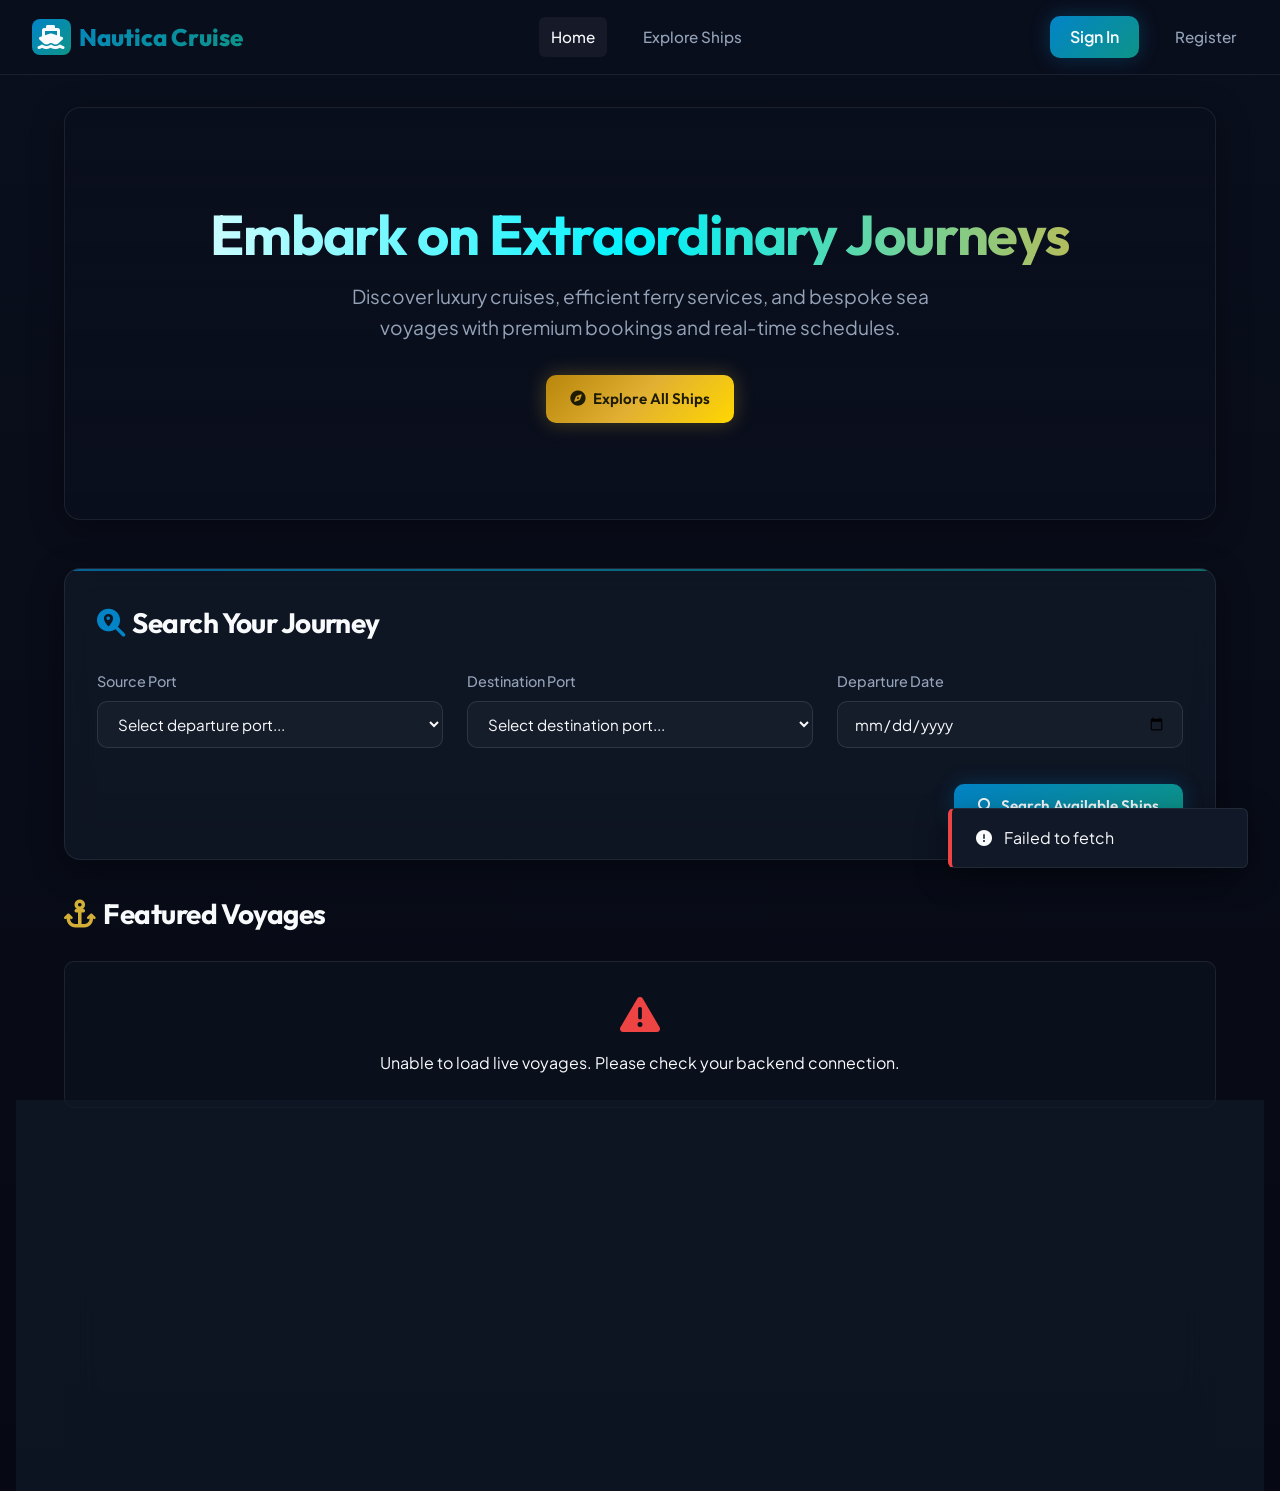
<file: Frontend/index.html>
<!DOCTYPE html>
<html lang="en">
<head>
    <meta charset="UTF-8">
    <meta name="viewport" content="width=device-width, initial-scale=1.0">
    <title>Nautica Cruises - Premium Ship Booking System</title>
    <!-- Font Awesome for Icons -->
    <link rel="stylesheet" href="https://cdnjs.cloudflare.com/ajax/libs/font-awesome/6.4.0/css/all.min.css">
    <!-- Main Style Sheet -->
    <link rel="stylesheet" href="style.css">
</head>
<body>

    <!-- Dynamic Header Nav (Rendered via script.js) -->
    <header id="main-header"></header>

    <main class="container">
        <!-- Hero Section -->
        <section class="hero">
            <h1>Embark on Extraordinary Journeys</h1>
            <p>Discover luxury cruises, efficient ferry services, and bespoke sea voyages with premium bookings and real-time schedules.</p>
            <a href="ships.html" class="btn btn-gold"><i class="fas fa-compass"></i> Explore All Ships</a>
        </section>

        <!-- Search Form Section -->
        <section class="glass-card">
            <h2 class="section-title"><i class="fas fa-search-location" style="color: var(--color-accent-blue);"></i> Search Your Journey</h2>
            <form id="search-journey-form">
                <div class="grid-3">
                    <div class="form-group">
                        <label class="form-label" for="search-source">Source Port</label>
                        <select id="search-source" class="form-control" required>
                            <option value="">Select departure port...</option>
                        </select>
                    </div>
                    <div class="form-group">
                        <label class="form-label" for="search-destination">Destination Port</label>
                        <select id="search-destination" class="form-control" required>
                            <option value="">Select destination port...</option>
                        </select>
                    </div>
                    <div class="form-group">
                        <label class="form-label" for="search-date">Departure Date</label>
                        <input type="date" id="search-date" class="form-control" required>
                    </div>
                </div>
                <div class="text-right" style="margin-top: 1rem;">
                    <button type="submit" class="btn btn-primary"><i class="fas fa-search"></i> Search Available Ships</button>
                </div>
            </form>
        </section>

        <!-- Featured Cruises / Schedules -->
        <section class="mb-2">
            <h2 class="section-title"><i class="fas fa-anchor" style="color: var(--color-gold);"></i> Featured Voyages</h2>
            <div id="featured-cruises-container" class="grid-3">
                <!-- Will be loaded dynamically from schedules -->
                <div class="card text-center" style="grid-column: 1 / -1; padding: 3rem;">
                    <i class="fas fa-spinner fa-spin" style="font-size: 2rem; color: var(--color-accent-blue); margin-bottom: 1rem;"></i>
                    <p>Loading available schedules...</p>
                </div>
            </div>
        </section>

        <!-- Latest Offers Section -->
        <section class="glass-card gold-border">
            <h2 class="section-title"><i class="fas fa-tags" style="color: var(--color-gold);"></i> Exclusive Travel Offers</h2>
            <div class="grid-2">
                <div class="offer-banner">
                    <div>
                        <span class="badge badge-warning" style="margin-bottom: 0.5rem;">Early Bird Special</span>
                        <h3>Monsoon Getaway: Chennai to Port Blair</h3>
                        <p>Book 30 days in advance and get 15% off deluxe & suite cabins.</p>
                    </div>
                    <button class="btn btn-gold" onclick="applyOffer('MONSOON15')">Claim 15%</button>
                </div>
                <div class="offer-banner">
                    <div>
                        <span class="badge badge-success" style="margin-bottom: 0.5rem;">VIP Executive</span>
                        <h3>Luxury Suite Upgrade Package</h3>
                        <p>Enjoy free lounge access, priority check-in & gourmet dining.</p>
                    </div>
                    <button class="btn btn-primary" onclick="applyOffer('VIPUPGRADE')">Learn More</button>
                </div>
            </div>
        </section>
    </main>

    <!-- Script Imports -->
    <script src="script.js"></script>
    <script>
        document.addEventListener("DOMContentLoaded", async () => {
            // Load source and destination ports dynamically
            try {
                const schedules = await apiCall("/schedules/");
                const sourceSelect = document.getElementById("search-source");
                const destSelect = document.getElementById("search-destination");
                
                // Get unique ports
                const sources = [...new Set(schedules.map(s => s.source_port))];
                const destinations = [...new Set(schedules.map(s => s.destination_port))];
                
                sources.forEach(port => {
                    const opt = document.createElement("option");
                    opt.value = port;
                    opt.textContent = port;
                    sourceSelect.appendChild(opt);
                });
                
                destinations.forEach(port => {
                    const opt = document.createElement("option");
                    opt.value = port;
                    opt.textContent = port;
                    destSelect.appendChild(opt);
                });

                // Set min date to today
                const today = new Date().toISOString().split("T")[0];
                document.getElementById("search-date").min = today;
                
                // Render featured cruises
                renderFeaturedSchedules(schedules);
            } catch (error) {
                console.error("Error loading home page details", error);
                document.getElementById("featured-cruises-container").innerHTML = `
                    <div class="card text-center" style="grid-column: 1 / -1; padding: 2rem;">
                        <i class="fas fa-exclamation-triangle text-danger" style="font-size: 2.5rem; margin-bottom: 1rem;"></i>
                        <p>Unable to load live voyages. Please check your backend connection.</p>
                    </div>
                `;
            }
        });

        // Search Form Submit Handler
        document.getElementById("search-journey-form").addEventListener("submit", (e) => {
            e.preventDefault();
            const source = document.getElementById("search-source").value;
            const dest = document.getElementById("search-destination").value;
            const date = document.getElementById("search-date").value;
            
            // Save search params
            sessionStorage.setItem("search_source", source);
            sessionStorage.setItem("search_dest", dest);
            sessionStorage.setItem("search_date", date);
            
            window.location.href = "ships.html";
        });

        // Render top 3 schedules as featured
        function renderFeaturedSchedules(schedules) {
            const container = document.getElementById("featured-cruises-container");
            if (!schedules || schedules.length === 0) {
                container.innerHTML = `
                    <div class="card text-center" style="grid-column: 1 / -1; padding: 2rem;">
                        <i class="fas fa-compass" style="font-size: 2rem; color: var(--text-muted); margin-bottom: 1rem;"></i>
                        <p>No active ship schedules found at the moment.</p>
                    </div>
                `;
                return;
            }
            
            container.innerHTML = "";
            
            // Pick up to 3 schedules to feature
            const featured = schedules.slice(0, 3);
            
            featured.forEach(sch => {
                const card = document.createElement("div");
                card.className = "card";
                
                // Assign a background image tag based on name or index
                let imgUrl = "https://images.unsplash.com/photo-1548574505-5e239809ee19?q=80&w=400&auto=format&fit=crop";
                if (sch.ship_name.toLowerCase().includes("ferry")) {
                    imgUrl = "https://images.unsplash.com/photo-1559136555-9303baea8ebd?q=80&w=400&auto=format&fit=crop";
                } else if (sch.ship_name.toLowerCase().includes("paradise") || sch.ship_name.toLowerCase().includes("yacht")) {
                    imgUrl = "https://images.unsplash.com/photo-1567899378494-47b22a2ae96a?q=80&w=400&auto=format&fit=crop";
                }
                
                card.innerHTML = `
                    <div class="card-img-placeholder">
                        <img src="${imgUrl}" alt="${sch.ship_name}">
                        <div class="card-tag gold">★ Premium Route</div>
                    </div>
                    <div style="display: flex; justify-content: space-between; align-items: center; margin-bottom: 0.5rem;">
                        <h3>${sch.ship_name}</h3>
                        <span style="font-weight: 700; color: var(--color-gold); font-size: 1.15rem;">${formatCurrency(sch.fare)}</span>
                    </div>
                    <p style="font-size: 0.9rem; color: var(--text-secondary); margin-bottom: 1rem;">
                        <i class="fas fa-map-marker-alt"></i> ${sch.source_port} to ${sch.destination_port}
                    </p>
                    <div style="font-size: 0.85rem; border-top: 1px solid var(--border-glass); padding-top: 0.75rem; display: flex; justify-content: space-between; color: var(--text-muted);">
                        <span><i class="far fa-calendar-alt"></i> ${formatDate(sch.departure_date)}</span>
                        <span><i class="far fa-clock"></i> ${sch.departure_time}</span>
                    </div>
                    <button onclick="bookFeaturedSchedule(${sch.schedule_id})" class="btn btn-primary" style="width: 100%; margin-top: 1rem;">Book Now</button>
                `;
                container.appendChild(card);
            });
        }

        function bookFeaturedSchedule(scheduleId) {
            sessionStorage.setItem("selected_schedule_id", scheduleId);
            window.location.href = "ship_details.html";
        }

        function applyOffer(code) {
            showToast(`Offer ${code} claimed! Direct discounts will apply on checkout.`, "success");
            sessionStorage.setItem("promo_code", code);
        }
    </script>
</body>
</html>
</file>
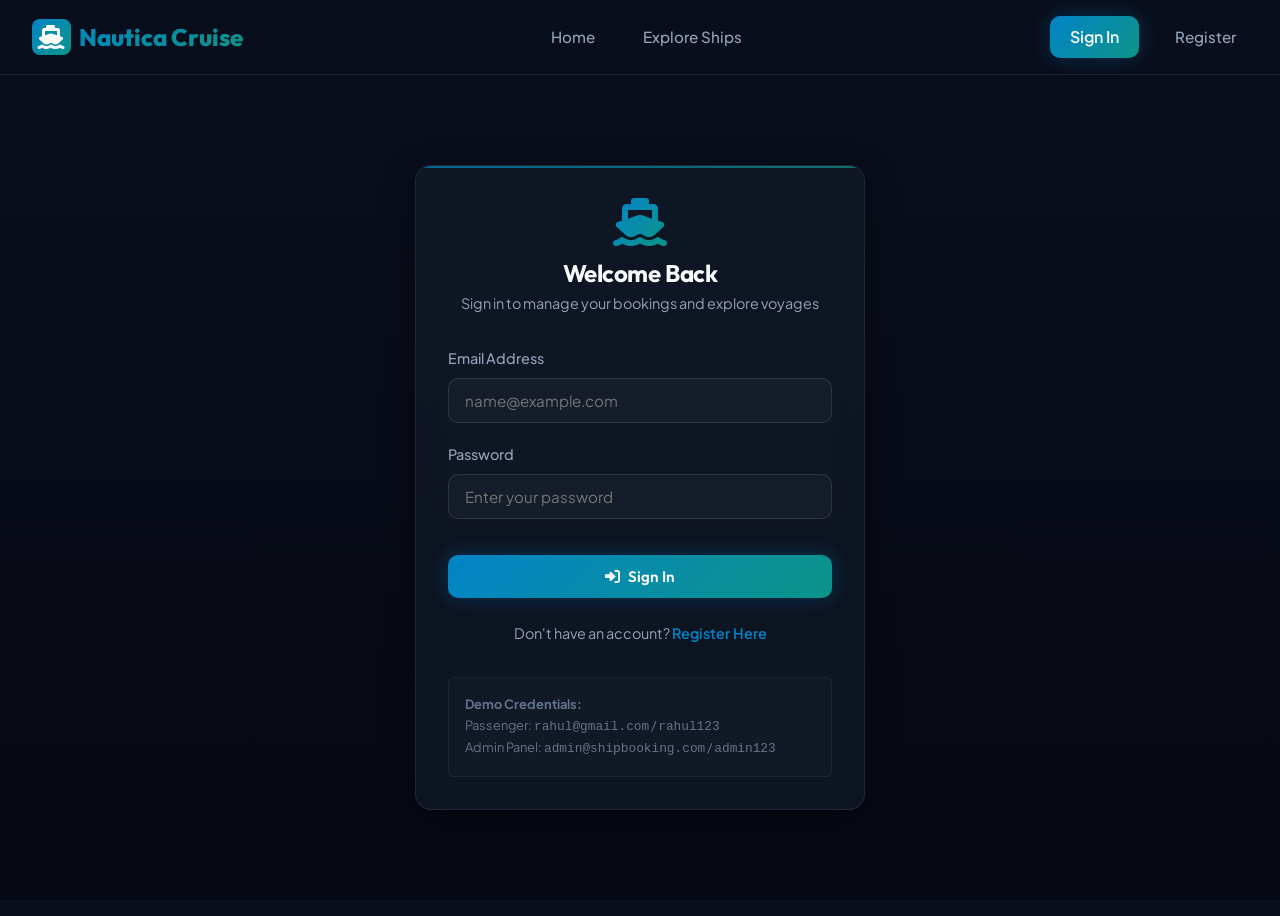
<file: Frontend/admin_dashboard.html>
<!DOCTYPE html>
<html lang="en">
<head>
    <meta charset="UTF-8">
    <meta name="viewport" content="width=device-width, initial-scale=1.0">
    <title>Admin Dashboard - Nautica Control Center</title>
    <!-- Font Awesome for Icons -->
    <link rel="stylesheet" href="https://cdnjs.cloudflare.com/ajax/libs/font-awesome/6.4.0/css/all.min.css">
    <!-- Main Style Sheet -->
    <link rel="stylesheet" href="style.css">
</head>
<body>

    <!-- Dynamic Header Nav (Rendered via script.js) -->
    <header id="main-header"></header>

    <main class="container">
        <!-- Control Header -->
        <section class="glass-card gold-border">
            <div style="display: flex; justify-content: space-between; align-items: center; flex-wrap: wrap; gap: 1rem;">
                <div>
                    <h2 style="font-size: 2.2rem; margin-bottom: 0.25rem;"><i class="fas fa-user-shield text-warning"></i> Admin Control Center</h2>
                    <p style="color: var(--text-secondary);">Manage ship fleets, plan schedules, monitor ticket reservations, and review transaction receipts.</p>
                </div>
            </div>
        </section>

        <!-- Dashboard Tabs -->
        <div class="tab-menu">
            <button class="tab-btn active" onclick="switchTab('passengers')"><i class="fas fa-users"></i> Passengers</button>
            <button class="tab-btn" onclick="switchTab('ships')"><i class="fas fa-ship"></i> Ships</button>
            <button class="tab-btn" onclick="switchTab('schedules')"><i class="fas fa-route"></i> Routes & Schedules</button>
            <button class="tab-btn" onclick="switchTab('bookings')"><i class="fas fa-ticket-alt"></i> Bookings</button>
            <button class="tab-btn" onclick="switchTab('payments')"><i class="fas fa-file-invoice-dollar"></i> Payments</button>
        </div>

        <!-- ==================== PASSENGERS TAB ==================== -->
        <div id="tab-passengers" class="tab-content active">
            <div class="glass-card">
                <div style="display: flex; justify-content: space-between; align-items: center; margin-bottom: 1.5rem;">
                    <h3>All Registered Passengers</h3>
                    <button class="btn btn-primary btn-sm" onclick="openAddModal('passenger')"><i class="fas fa-plus"></i> Add Passenger</button>
                </div>
                <div class="table-responsive">
                    <table>
                        <thead>
                            <tr>
                                <th>ID</th>
                                <th>Full Name</th>
                                <th>Email</th>
                                <th>Phone</th>
                                <th>Nationality</th>
                                <th>Passport Number</th>
                                <th>Actions</th>
                            </tr>
                        </thead>
                        <tbody id="tbl-passengers">
                            <!-- Populated dynamically -->
                        </tbody>
                    </table>
                </div>
            </div>
        </div>

        <!-- ==================== SHIPS TAB ==================== -->
        <div id="tab-ships" class="tab-content">
            <div class="glass-card">
                <div style="display: flex; justify-content: space-between; align-items: center; margin-bottom: 1.5rem;">
                    <h3>Fleet Management</h3>
                    <button class="btn btn-primary btn-sm" onclick="openAddModal('ship')"><i class="fas fa-plus"></i> Add Ship</button>
                </div>
                <div class="table-responsive">
                    <table>
                        <thead>
                            <tr>
                                <th>ID</th>
                                <th>Ship Name</th>
                                <th>Type</th>
                                <th>Capacity</th>
                                <th>Operator Name</th>
                                <th>Status</th>
                                <th>Actions</th>
                            </tr>
                        </thead>
                        <tbody id="tbl-ships">
                            <!-- Populated dynamically -->
                        </tbody>
                    </table>
                </div>
            </div>
        </div>

        <!-- ==================== ROUTES & SCHEDULES TAB ==================== -->
        <div id="tab-schedules" class="tab-content">
            <div class="glass-card">
                <div style="display: flex; justify-content: space-between; align-items: center; margin-bottom: 1.5rem;">
                    <h3>Journey Routes & Schedules</h3>
                    <button class="btn btn-primary btn-sm" onclick="openAddModal('schedule')"><i class="fas fa-plus"></i> Create Schedule</button>
                </div>
                <div class="table-responsive">
                    <table>
                        <thead>
                            <tr>
                                <th>ID</th>
                                <th>Ship Name</th>
                                <th>Route</th>
                                <th>Departure</th>
                                <th>Arrival</th>
                                <th>Base Fare</th>
                                <th>Actions</th>
                            </tr>
                        </thead>
                        <tbody id="tbl-schedules">
                            <!-- Populated dynamically -->
                        </tbody>
                    </table>
                </div>
            </div>
        </div>

        <!-- ==================== BOOKINGS TAB ==================== -->
        <div id="tab-bookings" class="tab-content">
            <div class="glass-card">
                <div style="display: flex; justify-content: space-between; align-items: center; margin-bottom: 1.5rem;">
                    <h3>Cabin & Ticket Bookings</h3>
                    <button class="btn btn-primary btn-sm" onclick="openAddModal('booking')"><i class="fas fa-plus"></i> Add Booking</button>
                </div>
                <div class="table-responsive">
                    <table>
                        <thead>
                            <tr>
                                <th>ID</th>
                                <th>Passenger</th>
                                <th>Ship</th>
                                <th>Cabin</th>
                                <th>Journey Date</th>
                                <th>Total Amount</th>
                                <th>Status</th>
                                <th>Actions</th>
                            </tr>
                        </thead>
                        <tbody id="tbl-bookings">
                            <!-- Populated dynamically -->
                        </tbody>
                    </table>
                </div>
            </div>
        </div>

        <!-- ==================== PAYMENTS TAB ==================== -->
        <div id="tab-payments" class="tab-content">
            <div class="glass-card">
                <div style="display: flex; justify-content: space-between; align-items: center; margin-bottom: 1.5rem;">
                    <h3>Transactions Logs</h3>
                    <button class="btn btn-primary btn-sm" onclick="openAddModal('payment')"><i class="fas fa-plus"></i> Add Transaction</button>
                </div>
                <div class="table-responsive">
                    <table>
                        <thead>
                            <tr>
                                <th>Payment ID</th>
                                <th>Booking ID</th>
                                <th>Passenger</th>
                                <th>Amount</th>
                                <th>Gateway</th>
                                <th>Transaction Ref</th>
                                <th>Status</th>
                                <th>Actions</th>
                            </tr>
                        </thead>
                        <tbody id="tbl-payments">
                            <!-- Populated dynamically -->
                        </tbody>
                    </table>
                </div>
            </div>
        </div>
    </main>

    <!-- ==================== MODALS LIST ==================== -->

    <!-- PASSENGER ADD/EDIT MODAL -->
    <div id="modal-passenger" class="modal-overlay">
        <div class="modal-container">
            <div class="modal-header">
                <h3 class="modal-title" id="passenger-modal-title">Add Passenger</h3>
                <button class="modal-close"><i class="fas fa-times"></i></button>
            </div>
            <form id="form-passenger">
                <input type="hidden" id="pass-id">
                <div class="modal-body">
                    <div class="form-group">
                        <label class="form-label" for="pass-name">Full Name</label>
                        <input type="text" id="pass-name" class="form-control" required>
                    </div>
                    <div class="form-group">
                        <label class="form-label" for="pass-email">Email Address</label>
                        <input type="email" id="pass-email" class="form-control" required>
                    </div>
                    <div class="grid-2">
                        <div class="form-group">
                            <label class="form-label" for="pass-phone">Phone</label>
                            <input type="text" id="pass-phone" class="form-control" required>
                        </div>
                        <div class="form-group">
                            <label class="form-label" for="pass-nationality">Nationality</label>
                            <input type="text" id="pass-nationality" class="form-control" required>
                        </div>
                    </div>
                    <div class="form-group">
                        <label class="form-label" for="pass-passport">Passport Number</label>
                        <input type="text" id="pass-passport" class="form-control" required>
                    </div>
                    <div class="form-group">
                        <label class="form-label" for="pass-password">Password</label>
                        <input type="password" id="pass-password" class="form-control" required>
                    </div>
                </div>
                <div class="modal-footer">
                    <button type="button" class="btn btn-secondary modal-close">Cancel</button>
                    <button type="submit" class="btn btn-primary">Save Changes</button>
                </div>
            </form>
        </div>
    </div>

    <!-- SHIP ADD/EDIT MODAL -->
    <div id="modal-ship" class="modal-overlay">
        <div class="modal-container">
            <div class="modal-header">
                <h3 class="modal-title" id="ship-modal-title">Add Ship</h3>
                <button class="modal-close"><i class="fas fa-times"></i></button>
            </div>
            <form id="form-ship">
                <input type="hidden" id="ship-id">
                <div class="modal-body">
                    <div class="form-group">
                        <label class="form-label" for="ship-name">Ship Name</label>
                        <input type="text" id="ship-name" class="form-control" required>
                    </div>
                    <div class="form-group">
                        <label class="form-label" for="ship-type">Ship Type</label>
                        <select id="ship-type" class="form-control" required>
                            <option value="Cruise Ship">Cruise Ship</option>
                            <option value="Ferry">Ferry</option>
                            <option value="Cargo Passenger Ship">Cargo Passenger Ship</option>
                            <option value="Luxury Yacht">Luxury Yacht</option>
                            <option value="River Cruise">River Cruise</option>
                        </select>
                    </div>
                    <div class="form-group">
                        <label class="form-label" for="ship-capacity">Total Capacity</label>
                        <input type="number" id="ship-capacity" class="form-control" min="1" required>
                    </div>
                    <div class="form-group">
                        <label class="form-label" for="ship-operator">Operator Name</label>
                        <input type="text" id="ship-operator" class="form-control" required>
                    </div>
                    <div class="form-group">
                        <label class="form-label" for="ship-status">Status</label>
                        <select id="ship-status" class="form-control" required>
                            <option value="Active">Active</option>
                            <option value="Maintenance">Maintenance</option>
                            <option value="Inactive">Inactive</option>
                        </select>
                    </div>
                </div>
                <div class="modal-footer">
                    <button type="button" class="btn btn-secondary modal-close">Cancel</button>
                    <button type="submit" class="btn btn-primary">Save Changes</button>
                </div>
            </form>
        </div>
    </div>

    <!-- SCHEDULE ADD/EDIT MODAL -->
    <div id="modal-schedule" class="modal-overlay">
        <div class="modal-container">
            <div class="modal-header">
                <h3 class="modal-title" id="schedule-modal-title">Create Voyage Schedule</h3>
                <button class="modal-close"><i class="fas fa-times"></i></button>
            </div>
            <form id="form-schedule">
                <input type="hidden" id="sch-id">
                <div class="modal-body">
                    <div class="form-group">
                        <label class="form-label" for="sch-ship">Ship Name</label>
                        <select id="sch-ship" class="form-control" required>
                            <!-- Dynamically loaded list of ships -->
                        </select>
                    </div>
                    <div class="grid-2">
                        <div class="form-group">
                            <label class="form-label" for="sch-source">Source Port</label>
                            <input type="text" id="sch-source" class="form-control" required>
                        </div>
                        <div class="form-group">
                            <label class="form-label" for="sch-dest">Destination Port</label>
                            <input type="text" id="sch-dest" class="form-control" required>
                        </div>
                    </div>
                    <div class="grid-2">
                        <div class="form-group">
                            <label class="form-label" for="sch-dep-date">Departure Date</label>
                            <input type="date" id="sch-dep-date" class="form-control" required>
                        </div>
                        <div class="form-group">
                            <label class="form-label" for="sch-dep-time">Departure Time</label>
                            <input type="time" id="sch-dep-time" class="form-control" required>
                        </div>
                    </div>
                    <div class="grid-2">
                        <div class="form-group">
                            <label class="form-label" for="sch-arr-date">Arrival Date</label>
                            <input type="date" id="sch-arr-date" class="form-control" required>
                        </div>
                        <div class="form-group">
                            <label class="form-label" for="sch-arr-time">Arrival Time</label>
                            <input type="time" id="sch-arr-time" class="form-control" required>
                        </div>
                    </div>
                    <div class="form-group">
                        <label class="form-label" for="sch-fare">Base Fare (INR)</label>
                        <input type="number" id="sch-fare" class="form-control" min="0" required>
                    </div>
                </div>
                <div class="modal-footer">
                    <button type="button" class="btn btn-secondary modal-close">Cancel</button>
                    <button type="submit" class="btn btn-primary">Save Changes</button>
                </div>
            </form>
        </div>
    </div>

    <!-- BOOKING ADD/EDIT MODAL -->
    <div id="modal-booking" class="modal-overlay">
        <div class="modal-container">
            <div class="modal-header">
                <h3 class="modal-title" id="booking-modal-title">Record Booking</h3>
                <button class="modal-close"><i class="fas fa-times"></i></button>
            </div>
            <form id="form-booking">
                <input type="hidden" id="book-id">
                <div class="modal-body">
                    <div class="form-group">
                        <label class="form-label" for="book-passenger">Passenger Name</label>
                        <select id="book-passenger" class="form-control" required>
                            <!-- Dynamically loaded registered users -->
                        </select>
                    </div>
                    <div class="form-group">
                        <label class="form-label" for="book-ship">Ship Name</label>
                        <select id="book-ship" class="form-control" required>
                            <!-- Dynamically loaded ships list -->
                        </select>
                    </div>
                    <div class="form-group">
                        <label class="form-label" for="book-cabin">Cabin Type</label>
                        <select id="book-cabin" class="form-control" required>
                            <option value="Economy">Economy</option>
                            <option value="Deluxe">Deluxe</option>
                            <option value="Suite">Suite</option>
                            <option value="Family Cabin">Family Cabin</option>
                            <option value="VIP Cabin">VIP Cabin</option>
                        </select>
                    </div>
                    <div class="form-group">
                        <label class="form-label" for="book-date">Journey Date</label>
                        <input type="date" id="book-date" class="form-control" required>
                    </div>
                    <div class="grid-2">
                        <div class="form-group">
                            <label class="form-label" for="book-source">Source Port</label>
                            <input type="text" id="book-source" class="form-control" required>
                        </div>
                        <div class="form-group">
                            <label class="form-label" for="book-dest">Destination Port</label>
                            <input type="text" id="book-dest" class="form-control" required>
                        </div>
                    </div>
                    <div class="form-group">
                        <label class="form-label" for="book-amount">Total Fare Paid (INR)</label>
                        <input type="number" id="book-amount" class="form-control" min="0" required>
                    </div>
                    <div class="form-group">
                        <label class="form-label" for="book-status">Booking Status</label>
                        <select id="book-status" class="form-control" required>
                            <option value="Confirmed">Confirmed</option>
                            <option value="Waiting">Waiting</option>
                            <option value="Cancelled">Cancelled</option>
                        </select>
                    </div>
                </div>
                <div class="modal-footer">
                    <button type="button" class="btn btn-secondary modal-close">Cancel</button>
                    <button type="submit" class="btn btn-primary">Save Changes</button>
                </div>
            </form>
        </div>
    </div>

    <!-- PAYMENT ADD/EDIT MODAL -->
    <div id="modal-payment" class="modal-overlay">
        <div class="modal-container">
            <div class="modal-header">
                <h3 class="modal-title" id="payment-modal-title">Record Transaction Receipt</h3>
                <button class="modal-close"><i class="fas fa-times"></i></button>
            </div>
            <form id="form-payment">
                <input type="hidden" id="pay-id">
                <div class="modal-body">
                    <div class="form-group">
                        <label class="form-label" for="pay-booking-select">Booking ID Reference</label>
                        <select id="pay-booking-select" class="form-control" onchange="autoFillPaymentFields()" required>
                            <!-- Dynamically loaded list of bookings -->
                        </select>
                    </div>
                    <div class="form-group">
                        <label class="form-label" for="pay-passenger">Passenger Name</label>
                        <input type="text" id="pay-passenger" class="form-control" required>
                    </div>
                    <div class="form-group">
                        <label class="form-label" for="pay-amount">Amount (INR)</label>
                        <input type="number" id="pay-amount-input" class="form-control" min="0" required>
                    </div>
                    <div class="form-group">
                        <label class="form-label" for="pay-method">Payment Gateway</label>
                        <select id="pay-method" class="form-control" required>
                            <option value="UPI">UPI</option>
                            <option value="Credit Card">Credit Card</option>
                            <option value="Debit Card">Debit Card</option>
                            <option value="Net Banking">Net Banking</option>
                            <option value="Wallet">Wallet</option>
                        </select>
                    </div>
                    <div class="form-group">
                        <label class="form-label" for="pay-status">Transaction Status</label>
                        <select id="pay-status" class="form-control" required>
                            <option value="Success">Success</option>
                            <option value="Pending">Pending</option>
                            <option value="Failed">Failed</option>
                        </select>
                    </div>
                    <div class="form-group">
                        <label class="form-label" for="pay-txn">Transaction Reference Code</label>
                        <input type="text" id="pay-txn" class="form-control" placeholder="TXN789456123" required>
                    </div>
                    <div class="form-group">
                        <label class="form-label" for="pay-date">Transaction Date</label>
                        <input type="date" id="pay-date" class="form-control" required>
                    </div>
                </div>
                <div class="modal-footer">
                    <button type="button" class="btn btn-secondary modal-close">Cancel</button>
                    <button type="submit" class="btn btn-primary">Save Changes</button>
                </div>
            </form>
        </div>
    </div>

    <!-- Script Imports -->
    <script src="script.js"></script>
    <script>
        // State storage
        let passengers = [];
        let ships = [];
        let schedules = [];
        let bookings = [];
        let payments = [];
        
        let currentOpenTab = "passengers";
        let editMode = false;

        document.addEventListener("DOMContentLoaded", async () => {
            if (!checkAuth("admin")) return;
            await loadAllCollections();
            renderTableData("passengers");
        });

        async function loadAllCollections() {
            try {
                passengers = await apiCall("/passengers/");
                ships = await apiCall("/ships/");
                schedules = await apiCall("/schedules/");
                bookings = await apiCall("/bookings/");
                payments = await apiCall("/payments/");
            } catch (error) {
                console.error("Admin dashboard failed data sync:", error);
            }
        }

        function switchTab(tabId) {
            currentOpenTab = tabId;
            document.querySelectorAll(".tab-btn").forEach(btn => btn.classList.remove("active"));
            document.querySelectorAll(".tab-content").forEach(c => c.classList.remove("active"));

            // Highlight button
            const activeBtn = Array.from(document.querySelectorAll(".tab-btn")).find(btn => btn.textContent.toLowerCase().includes(tabId === 'schedules' ? 'routes' : tabId));
            if (activeBtn) activeBtn.classList.add("active");

            // Display content
            document.getElementById(`tab-${tabId}`).classList.add("active");
            
            renderTableData(tabId);
        }

        // ==================== RENDERING LOGIC ====================

        function renderTableData(type) {
            if (type === "passengers") {
                const body = document.getElementById("tbl-passengers");
                body.innerHTML = "";
                passengers.forEach(p => {
                    const tr = document.createElement("tr");
                    tr.innerHTML = `
                        <td><strong>#${p.passenger_id}</strong></td>
                        <td>${p.full_name}</td>
                        <td>${p.email}</td>
                        <td>${p.phone}</td>
                        <td>${p.nationality}</td>
                        <td>${p.passport_number}</td>
                        <td>
                            <button class="btn btn-secondary btn-sm" style="padding:0.25rem 0.5rem;" onclick="openEditModal('passenger', ${p.passenger_id})"><i class="fas fa-edit"></i></button>
                            <button class="btn btn-danger btn-sm" style="padding:0.25rem 0.5rem;" onclick="deleteEntity('passenger', ${p.passenger_id})"><i class="fas fa-trash-alt"></i></button>
                        </td>
                    `;
                    body.appendChild(tr);
                });
            } else if (type === "ships") {
                const body = document.getElementById("tbl-ships");
                body.innerHTML = "";
                ships.forEach(s => {
                    let badgeClass = "badge-success";
                    if (s.status === "Maintenance") badgeClass = "badge-warning";
                    if (s.status === "Inactive") badgeClass = "badge-danger";
                    
                    const tr = document.createElement("tr");
                    tr.innerHTML = `
                        <td><strong>#${s.ship_id}</strong></td>
                        <td><i class="fas fa-ship"></i> ${s.ship_name}</td>
                        <td>${s.ship_type}</td>
                        <td>${s.capacity} guests</td>
                        <td>${s.operator_name}</td>
                        <td><span class="badge ${badgeClass}">${s.status}</span></td>
                        <td>
                            <button class="btn btn-secondary btn-sm" style="padding:0.25rem 0.5rem;" onclick="openEditModal('ship', ${s.ship_id})"><i class="fas fa-edit"></i></button>
                            <button class="btn btn-danger btn-sm" style="padding:0.25rem 0.5rem;" onclick="deleteEntity('ship', ${s.ship_id})"><i class="fas fa-trash-alt"></i></button>
                        </td>
                    `;
                    body.appendChild(tr);
                });
            } else if (type === "schedules") {
                const body = document.getElementById("tbl-schedules");
                body.innerHTML = "";
                schedules.forEach(s => {
                    const tr = document.createElement("tr");
                    tr.innerHTML = `
                        <td><strong>#${s.schedule_id}</strong></td>
                        <td>${s.ship_name}</td>
                        <td>${s.source_port} <i class="fas fa-long-arrow-alt-right" style="color:var(--text-muted);"></i> ${s.destination_port}</td>
                        <td>${formatDate(s.departure_date)} at ${s.departure_time}</td>
                        <td>${formatDate(s.arrival_date)} at ${s.arrival_time}</td>
                        <td style="color:var(--color-gold); font-weight:700;">${formatCurrency(s.fare)}</td>
                        <td>
                            <button class="btn btn-secondary btn-sm" style="padding:0.25rem 0.5rem;" onclick="openEditModal('schedule', ${s.schedule_id})"><i class="fas fa-edit"></i></button>
                            <button class="btn btn-danger btn-sm" style="padding:0.25rem 0.5rem;" onclick="deleteEntity('schedule', ${s.schedule_id})"><i class="fas fa-trash-alt"></i></button>
                        </td>
                    `;
                    body.appendChild(tr);
                });
            } else if (type === "bookings") {
                const body = document.getElementById("tbl-bookings");
                body.innerHTML = "";
                bookings.forEach(b => {
                    let badgeClass = "badge-warning";
                    if (b.booking_status === "Confirmed") badgeClass = "badge-success";
                    if (b.booking_status === "Cancelled") badgeClass = "badge-danger";

                    const tr = document.createElement("tr");
                    tr.innerHTML = `
                        <td><strong>#${b.booking_id}</strong></td>
                        <td>${b.passenger_name}</td>
                        <td>${b.ship_name}</td>
                        <td>${b.cabin_type}</td>
                        <td>${formatDate(b.journey_date)}</td>
                        <td style="font-weight:700; color:var(--color-gold);">${formatCurrency(b.total_amount)}</td>
                        <td><span class="badge ${badgeClass}">${b.booking_status}</span></td>
                        <td>
                            <button class="btn btn-secondary btn-sm" style="padding:0.25rem 0.5rem;" onclick="openEditModal('booking', ${b.booking_id})"><i class="fas fa-edit"></i></button>
                            <button class="btn btn-danger btn-sm" style="padding:0.25rem 0.5rem;" onclick="deleteEntity('booking', ${b.booking_id})"><i class="fas fa-trash-alt"></i></button>
                        </td>
                    `;
                    body.appendChild(tr);
                });
            } else if (type === "payments") {
                const body = document.getElementById("tbl-payments");
                body.innerHTML = "";
                payments.forEach(p => {
                    let badgeClass = "badge-warning";
                    if (p.payment_status === "Success") badgeClass = "badge-success";
                    if (p.payment_status === "Failed") badgeClass = "badge-danger";

                    const tr = document.createElement("tr");
                    tr.innerHTML = `
                        <td><strong>#${p.payment_id}</strong></td>
                        <td><strong>#${p.booking_id}</strong></td>
                        <td>${p.passenger_name}</td>
                        <td style="font-weight:700;">${formatCurrency(p.amount)}</td>
                        <td>${p.payment_method}</td>
                        <td><code>${p.transaction_id}</code></td>
                        <td><span class="badge ${badgeClass}">${p.payment_status}</span></td>
                        <td>
                            <button class="btn btn-secondary btn-sm" style="padding:0.25rem 0.5rem;" onclick="openEditModal('payment', ${p.payment_id})"><i class="fas fa-edit"></i></button>
                            <button class="btn btn-danger btn-sm" style="padding:0.25rem 0.5rem;" onclick="deleteEntity('payment', ${p.payment_id})"><i class="fas fa-trash-alt"></i></button>
                        </td>
                    `;
                    body.appendChild(tr);
                });
            }
        }

        // ==================== OPEN MODAL LOGIC ====================

        function openAddModal(type) {
            editMode = false;
            document.getElementById(`form-${type}`).reset();
            
            // Set titles
            document.getElementById(`${type}-modal-title`).textContent = `Add New ${type.charAt(0).toUpperCase() + type.slice(1)}`;
            
            // Load dependent fields
            if (type === "schedule") {
                populateShipsDropdown("sch-ship");
            } else if (type === "booking") {
                populatePassengersDropdown("book-passenger");
                populateShipsDropdown("book-ship");
            } else if (type === "payment") {
                populateBookingsDropdown("pay-booking-select");
                // Reset transaction code automatically
                document.getElementById("pay-txn").value = "TXN" + Math.floor(100000000 + Math.random() * 900000000);
                document.getElementById("pay-date").value = new Date().toISOString().split("T")[0];
            }

            openModal(`modal-${type}`);
        }

        function openEditModal(type, id) {
            editMode = true;
            document.getElementById(`${type}-modal-title`).textContent = `Edit ${type.charAt(0).toUpperCase() + type.slice(1)} Details`;
            
            if (type === "passenger") {
                const item = passengers.find(p => p.passenger_id === id);
                document.getElementById("pass-id").value = item.passenger_id;
                document.getElementById("pass-name").value = item.full_name;
                document.getElementById("pass-email").value = item.email;
                document.getElementById("pass-phone").value = item.phone;
                document.getElementById("pass-nationality").value = item.nationality;
                document.getElementById("pass-passport").value = item.passport_number;
                document.getElementById("pass-password").value = item.password;
            } else if (type === "ship") {
                const item = ships.find(s => s.ship_id === id);
                document.getElementById("ship-id").value = item.ship_id;
                document.getElementById("ship-name").value = item.ship_name;
                document.getElementById("ship-type").value = item.ship_type;
                document.getElementById("ship-capacity").value = item.capacity;
                document.getElementById("ship-operator").value = item.operator_name;
                document.getElementById("ship-status").value = item.status;
            } else if (type === "schedule") {
                populateShipsDropdown("sch-ship");
                const item = schedules.find(s => s.schedule_id === id);
                document.getElementById("sch-id").value = item.schedule_id;
                document.getElementById("sch-ship").value = item.ship_name;
                document.getElementById("sch-source").value = item.source_port;
                document.getElementById("sch-dest").value = item.destination_port;
                document.getElementById("sch-dep-date").value = item.departure_date;
                document.getElementById("sch-dep-time").value = item.departure_time;
                document.getElementById("sch-arr-date").value = item.arrival_date;
                document.getElementById("sch-arr-time").value = item.arrival_time;
                document.getElementById("sch-fare").value = item.fare;
            } else if (type === "booking") {
                populatePassengersDropdown("book-passenger");
                populateShipsDropdown("book-ship");
                const item = bookings.find(b => b.booking_id === id);
                document.getElementById("book-id").value = item.booking_id;
                document.getElementById("book-passenger").value = item.passenger_name;
                document.getElementById("book-ship").value = item.ship_name;
                document.getElementById("book-cabin").value = item.cabin_type;
                document.getElementById("book-date").value = item.journey_date;
                document.getElementById("book-source").value = item.source_port;
                document.getElementById("book-dest").value = item.destination_port;
                document.getElementById("book-amount").value = item.total_amount;
                document.getElementById("book-status").value = item.booking_status;
            } else if (type === "payment") {
                populateBookingsDropdown("pay-booking-select");
                const item = payments.find(p => p.payment_id === id);
                document.getElementById("pay-id").value = item.payment_id;
                document.getElementById("pay-booking-select").value = item.booking_id;
                document.getElementById("pay-passenger").value = item.passenger_name;
                document.getElementById("pay-amount-input").value = item.amount;
                document.getElementById("pay-method").value = item.payment_method;
                document.getElementById("pay-status").value = item.payment_status;
                document.getElementById("pay-txn").value = item.transaction_id;
                document.getElementById("pay-date").value = item.payment_date;
            }

            openModal(`modal-${type}`);
        }

        // ==================== DROPDOWNS AUTO-POPULATE ====================

        function populateShipsDropdown(elementId) {
            const select = document.getElementById(elementId);
            select.innerHTML = '<option value="">Select Ship...</option>';
            ships.forEach(s => {
                const opt = document.createElement("option");
                opt.value = s.ship_name;
                opt.textContent = `${s.ship_name} (${s.ship_type})`;
                select.appendChild(opt);
            });
        }

        function populatePassengersDropdown(elementId) {
            const select = document.getElementById(elementId);
            select.innerHTML = '<option value="">Select Passenger...</option>';
            passengers.forEach(p => {
                const opt = document.createElement("option");
                opt.value = p.full_name;
                opt.textContent = `${p.full_name} (${p.email})`;
                select.appendChild(opt);
            });
        }

        function populateBookingsDropdown(elementId) {
            const select = document.getElementById(elementId);
            select.innerHTML = '<option value="">Select Booking Ref...</option>';
            bookings.forEach(b => {
                const opt = document.createElement("option");
                opt.value = b.booking_id;
                opt.textContent = `Booking #${b.booking_id} - ${b.passenger_name}`;
                select.appendChild(opt);
            });
        }

        function autoFillPaymentFields() {
            const bookingId = document.getElementById("pay-booking-select").value;
            if (!bookingId) return;
            
            const booking = bookings.find(b => b.booking_id == bookingId);
            if (booking) {
                document.getElementById("pay-passenger").value = booking.passenger_name;
                document.getElementById("pay-amount-input").value = booking.total_amount;
            }
        }

        // ==================== SUBMIT HANDLERS ====================

        // Passenger submit
        document.getElementById("form-passenger").addEventListener("submit", async (e) => {
            e.preventDefault();
            const id = document.getElementById("pass-id").value;
            const payload = {
                full_name: document.getElementById("pass-name").value,
                email: document.getElementById("pass-email").value.trim().toLowerCase(),
                phone: document.getElementById("pass-phone").value,
                nationality: document.getElementById("pass-nationality").value,
                passport_number: document.getElementById("pass-passport").value,
                password: document.getElementById("pass-password").value
            };
            
            try {
                if (editMode) {
                    await apiCall(`/passengers/update/${id}/`, "PUT", payload);
                    showToast("Passenger updated successfully");
                } else {
                    await apiCall(`/passengers/add/`, "POST", payload);
                    showToast("Passenger registered successfully");
                }
                closeModal("modal-passenger");
                await loadAllCollections();
                renderTableData("passengers");
            } catch (err) {}
        });

        // Ship submit
        document.getElementById("form-ship").addEventListener("submit", async (e) => {
            e.preventDefault();
            const id = document.getElementById("ship-id").value;
            const payload = {
                ship_name: document.getElementById("ship-name").value,
                ship_type: document.getElementById("ship-type").value,
                capacity: parseInt(document.getElementById("ship-capacity").value),
                operator_name: document.getElementById("ship-operator").value,
                status: document.getElementById("ship-status").value
            };
            
            try {
                if (editMode) {
                    await apiCall(`/ships/update/${id}/`, "PUT", payload);
                    showToast("Fleet details updated");
                } else {
                    await apiCall(`/ships/add/`, "POST", payload);
                    showToast("Ship added to fleet");
                }
                closeModal("modal-ship");
                await loadAllCollections();
                renderTableData("ships");
            } catch (err) {}
        });

        // Schedule submit
        document.getElementById("form-schedule").addEventListener("submit", async (e) => {
            e.preventDefault();
            const id = document.getElementById("sch-id").value;
            const payload = {
                ship_name: document.getElementById("sch-ship").value,
                source_port: document.getElementById("sch-source").value,
                destination_port: document.getElementById("sch-dest").value,
                departure_date: document.getElementById("sch-dep-date").value,
                departure_time: document.getElementById("sch-dep-time").value,
                arrival_date: document.getElementById("sch-arr-date").value,
                arrival_time: document.getElementById("sch-arr-time").value,
                fare: parseFloat(document.getElementById("sch-fare").value)
            };
            
            try {
                if (editMode) {
                    await apiCall(`/schedules/update/${id}/`, "PUT", payload);
                    showToast("Schedule updated");
                } else {
                    await apiCall(`/schedules/add/`, "POST", payload);
                    showToast("Schedule route planned");
                }
                closeModal("modal-schedule");
                await loadAllCollections();
                renderTableData("schedules");
            } catch (err) {}
        });

        // Booking submit
        document.getElementById("form-booking").addEventListener("submit", async (e) => {
            e.preventDefault();
            const id = document.getElementById("book-id").value;
            const payload = {
                passenger_name: document.getElementById("book-passenger").value,
                ship_name: document.getElementById("book-ship").value,
                cabin_type: document.getElementById("book-cabin").value,
                journey_date: document.getElementById("book-date").value,
                source_port: document.getElementById("book-source").value,
                destination_port: document.getElementById("book-dest").value,
                total_amount: parseFloat(document.getElementById("book-amount").value),
                booking_status: document.getElementById("book-status").value
            };
            
            try {
                if (editMode) {
                    await apiCall(`/bookings/update/${id}/`, "PUT", payload);
                    showToast("Booking reference modified");
                } else {
                    await apiCall(`/bookings/add/`, "POST", payload);
                    showToast("Ticket reservation recorded");
                }
                closeModal("modal-booking");
                await loadAllCollections();
                renderTableData("bookings");
            } catch (err) {}
        });

        // Payment submit
        document.getElementById("form-payment").addEventListener("submit", async (e) => {
            e.preventDefault();
            const id = document.getElementById("pay-id").value;
            const payload = {
                booking_id: parseInt(document.getElementById("pay-booking-select").value),
                passenger_name: document.getElementById("pay-passenger").value,
                amount: parseFloat(document.getElementById("pay-amount-input").value),
                payment_method: document.getElementById("pay-method").value,
                payment_status: document.getElementById("pay-status").value,
                transaction_id: document.getElementById("pay-txn").value,
                payment_date: document.getElementById("pay-date").value
            };
            
            try {
                if (editMode) {
                    await apiCall(`/payments/update/${id}/`, "PUT", payload);
                    showToast("Payment record updated");
                } else {
                    await apiCall(`/payments/add/`, "POST", payload);
                    showToast("Payment record stored");
                }
                closeModal("modal-payment");
                await loadAllCollections();
                renderTableData("payments");
            } catch (err) {}
        });

        // ==================== DELETE LOGIC ====================

        async function deleteEntity(type, id) {
            if (!confirm(`Are you sure you want to permanently delete this ${type} (#${id})?`)) return;
            
            let endpoint = "";
            if (type === "passenger") endpoint = `/passengers/delete/${id}/`;
            else if (type === "ship") endpoint = `/ships/delete/${id}/`;
            else if (type === "schedule") endpoint = `/schedules/delete/${id}/`;
            else if (type === "booking") endpoint = `/bookings/delete/${id}/`;
            else if (type === "payment") endpoint = `/payments/delete/${id}/`;

            try {
                showToast(`Deleting ${type} record...`, "info");
                await apiCall(endpoint, "DELETE");
                showToast("Record deleted successfully", "success");
                
                await loadAllCollections();
                renderTableData(currentOpenTab);
            } catch (error) {
                console.error(`Failed to delete ${type}:`, error);
            }
        }
    </script>
</body>
</html>
</file>
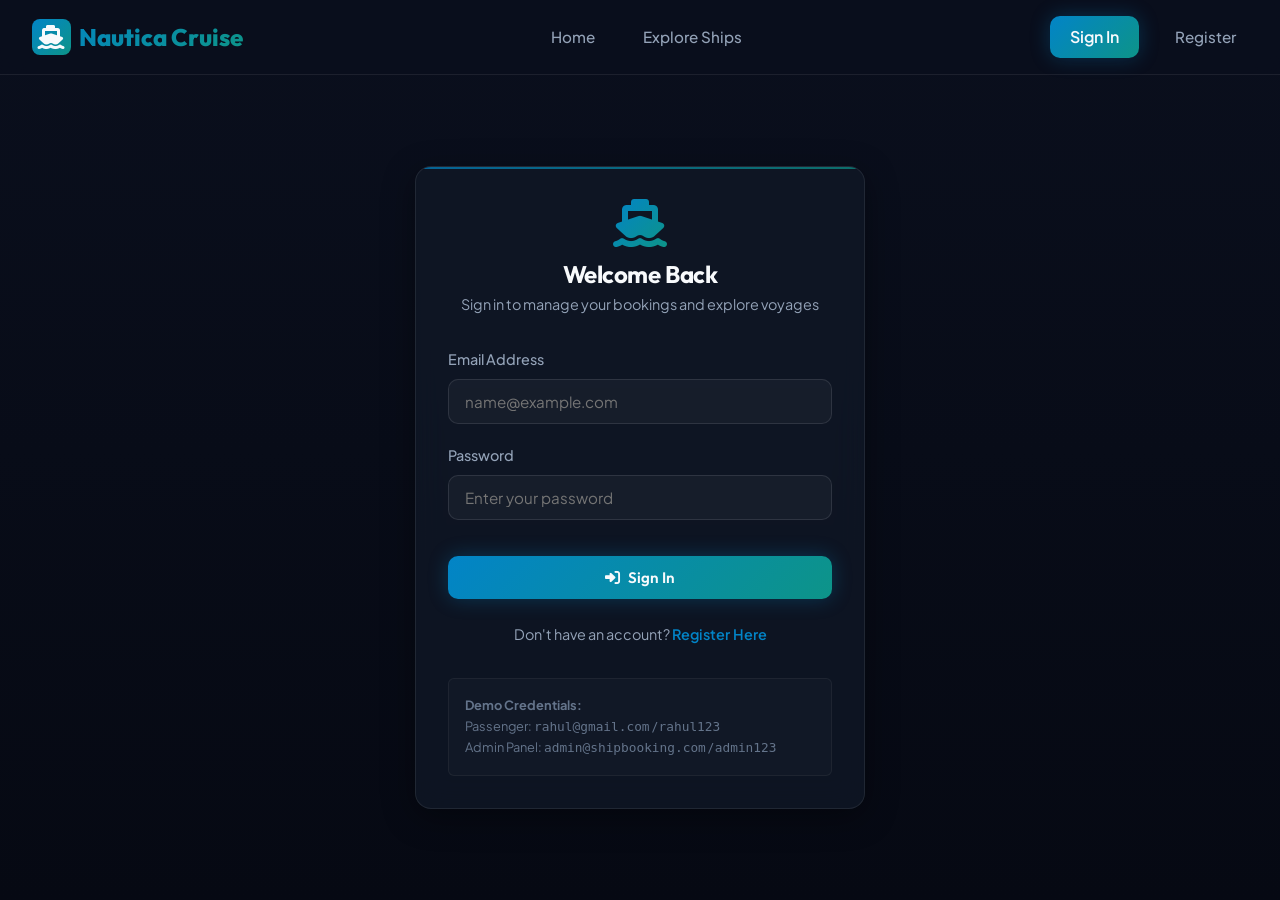
<file: Frontend/booking.html>
<!DOCTYPE html>
<html lang="en">
<head>
    <meta charset="UTF-8">
    <meta name="viewport" content="width=device-width, initial-scale=1.0">
    <title>Confirm Booking - Nautica Cruises</title>
    <!-- Font Awesome for Icons -->
    <link rel="stylesheet" href="https://cdnjs.cloudflare.com/ajax/libs/font-awesome/6.4.0/css/all.min.css">
    <!-- Main Style Sheet -->
    <link rel="stylesheet" href="style.css">
</head>
<body>

    <!-- Dynamic Header Nav (Rendered via script.js) -->
    <header id="main-header"></header>

    <main class="container">
        <div class="grid-2">
            <!-- Left: Passenger details form -->
            <div>
                <section class="glass-card">
                    <h2 class="section-title"><i class="fas fa-id-card" style="color: var(--color-accent-blue);"></i> Passenger Information</h2>
                    <p style="color: var(--text-secondary); margin-bottom: 1.5rem; font-size: 0.9rem;">Please verify your contact and passport details before confirming the journey.</p>
                    
                    <form id="booking-passenger-form">
                        <div class="form-group">
                            <label class="form-label" for="book-name">Passenger Full Name</label>
                            <input type="text" id="book-name" class="form-control" readonly>
                        </div>
                        <div class="form-group">
                            <label class="form-label" for="book-email">Email Address</label>
                            <input type="email" id="book-email" class="form-control" readonly>
                        </div>
                        <div class="grid-2">
                            <div class="form-group">
                                <label class="form-label" for="book-passport">Passport Number</label>
                                <input type="text" id="book-passport" class="form-control" readonly>
                            </div>
                            <div class="form-group">
                                <label class="form-label" for="book-nationality">Nationality</label>
                                <input type="text" id="book-nationality" class="form-control" readonly>
                            </div>
                        </div>
                        <div class="form-group">
                            <label class="form-label" for="book-phone">Phone Number</label>
                            <input type="text" id="book-phone" class="form-control" readonly>
                        </div>
                        
                        <p style="font-size: 0.75rem; color: var(--text-muted); margin-top: 1rem;">
                            * Passenger details are bound to your account profile. To update these details, visit your profile dashboard.
                        </p>
                    </form>
                </section>
            </div>

            <!-- Right: Booking Voyage Summary -->
            <div>
                <section class="glass-card gold-border">
                    <h2 class="section-title"><i class="fas fa-receipt" style="color: var(--color-gold);"></i> Voyage Summary</h2>
                    <div id="booking-summary-details" style="margin-top: 1.5rem;">
                        <!-- Dynamically filled -->
                        <div class="summary-row">
                            <span>Ship Name:</span>
                            <strong id="sum-ship">Ship Name</strong>
                        </div>
                        <div class="summary-row">
                            <span>Route:</span>
                            <span id="sum-route">Source to Destination</span>
                        </div>
                        <div class="summary-row">
                            <span>Date:</span>
                            <span id="sum-date">Journey Date</span>
                        </div>
                        <div class="summary-row">
                            <span>Cabin Type:</span>
                            <strong id="sum-cabin">Cabin Type</strong>
                        </div>
                        <div class="summary-row">
                            <span>Promo Discount:</span>
                            <span id="sum-discount" class="text-success">INR 0</span>
                        </div>
                        <div class="summary-row" style="margin-top: 1rem;">
                            <span>Total Fare:</span>
                            <strong id="sum-total" style="color: var(--color-gold); font-size: 1.4rem;">INR 0</strong>
                        </div>
                    </div>
                    
                    <button onclick="confirmBooking()" class="btn btn-gold" style="width: 100%; margin-top: 2rem;"><i class="fas fa-credit-card"></i> Proceed to Payment</button>
                </section>
            </div>
        </div>
    </main>

    <!-- Script Imports -->
    <script src="script.js"></script>
    <script>
        let currentSchedule = null;
        let finalAmount = 0;
        let discount = 0;

        document.addEventListener("DOMContentLoaded", async () => {
            // Require login
            if (!checkAuth("passenger")) return;

            const scheduleId = sessionStorage.getItem("selected_schedule_id");
            const cabinType = sessionStorage.getItem("booking_cabin_type");
            const totalAmountStr = sessionStorage.getItem("booking_total_amount");
            const user = getCurrentUser();

            if (!scheduleId || !cabinType || !totalAmountStr) {
                showToast("Missing booking data. Redirecting back to ship explorer.", "warning");
                setTimeout(() => {
                    window.location.href = "ships.html";
                }, 1000);
                return;
            }

            // Fill passenger form from logged-in user
            document.getElementById("book-name").value = user.full_name;
            document.getElementById("book-email").value = user.email;
            document.getElementById("book-passport").value = user.passport_number;
            document.getElementById("book-nationality").value = user.nationality;
            document.getElementById("book-phone").value = user.phone;

            // Fetch schedule details
            try {
                const schedules = await apiCall("/schedules/");
                currentSchedule = schedules.find(s => s.schedule_id == scheduleId);
                
                if (!currentSchedule) {
                    showToast("Selected voyage schedule is no longer active", "danger");
                    return;
                }

                // Check promo codes
                const promo = sessionStorage.getItem("promo_code");
                let baseAmount = parseFloat(totalAmountStr);
                
                if (promo === "MONSOON15") {
                    discount = baseAmount * 0.15;
                    finalAmount = baseAmount - discount;
                    document.getElementById("sum-discount").textContent = `- ${formatCurrency(discount)} (15% Code applied)`;
                } else {
                    finalAmount = baseAmount;
                    document.getElementById("sum-discount").textContent = "None";
                }

                // Fill voyage summary
                document.getElementById("sum-ship").textContent = currentSchedule.ship_name;
                document.getElementById("sum-route").textContent = `${currentSchedule.source_port} to ${currentSchedule.destination_port}`;
                document.getElementById("sum-date").textContent = `${formatDate(currentSchedule.departure_date)} at ${currentSchedule.departure_time}`;
                document.getElementById("sum-cabin").textContent = cabinType;
                document.getElementById("sum-total").textContent = formatCurrency(finalAmount);

            } catch (error) {
                console.error("Booking initialization failed:", error);
            }
        });

        async function confirmBooking() {
            const user = getCurrentUser();
            const cabinType = sessionStorage.getItem("booking_cabin_type");

            if (!currentSchedule || !user || !cabinType) {
                showToast("Booking data validation failed", "danger");
                return;
            }

            // Prepare Booking POST Payload
            const payload = {
                passenger_name: user.full_name,
                ship_name: currentSchedule.ship_name,
                cabin_type: cabinType,
                journey_date: currentSchedule.departure_date,
                source_port: currentSchedule.source_port,
                destination_port: currentSchedule.destination_port,
                total_amount: finalAmount,
                booking_status: "Waiting" // Starts as Waiting until Payment success
            };

            try {
                showToast("Creating booking reservation...", "info");
                const newBooking = await apiCall("/bookings/add/", "POST", payload);
                
                // Save Booking ID to session for payment page
                sessionStorage.setItem("payment_booking_id", newBooking.booking_id);
                sessionStorage.setItem("payment_amount", finalAmount);
                sessionStorage.setItem("payment_passenger_name", user.full_name);
                
                showToast("Reservation saved! Redirecting to payment portal...", "success");
                setTimeout(() => {
                    window.location.href = "payment.html";
                }, 1000);
            } catch (error) {
                console.error("Booking generation failed:", error);
            }
        }
    </script>
</body>
</html>
</file>
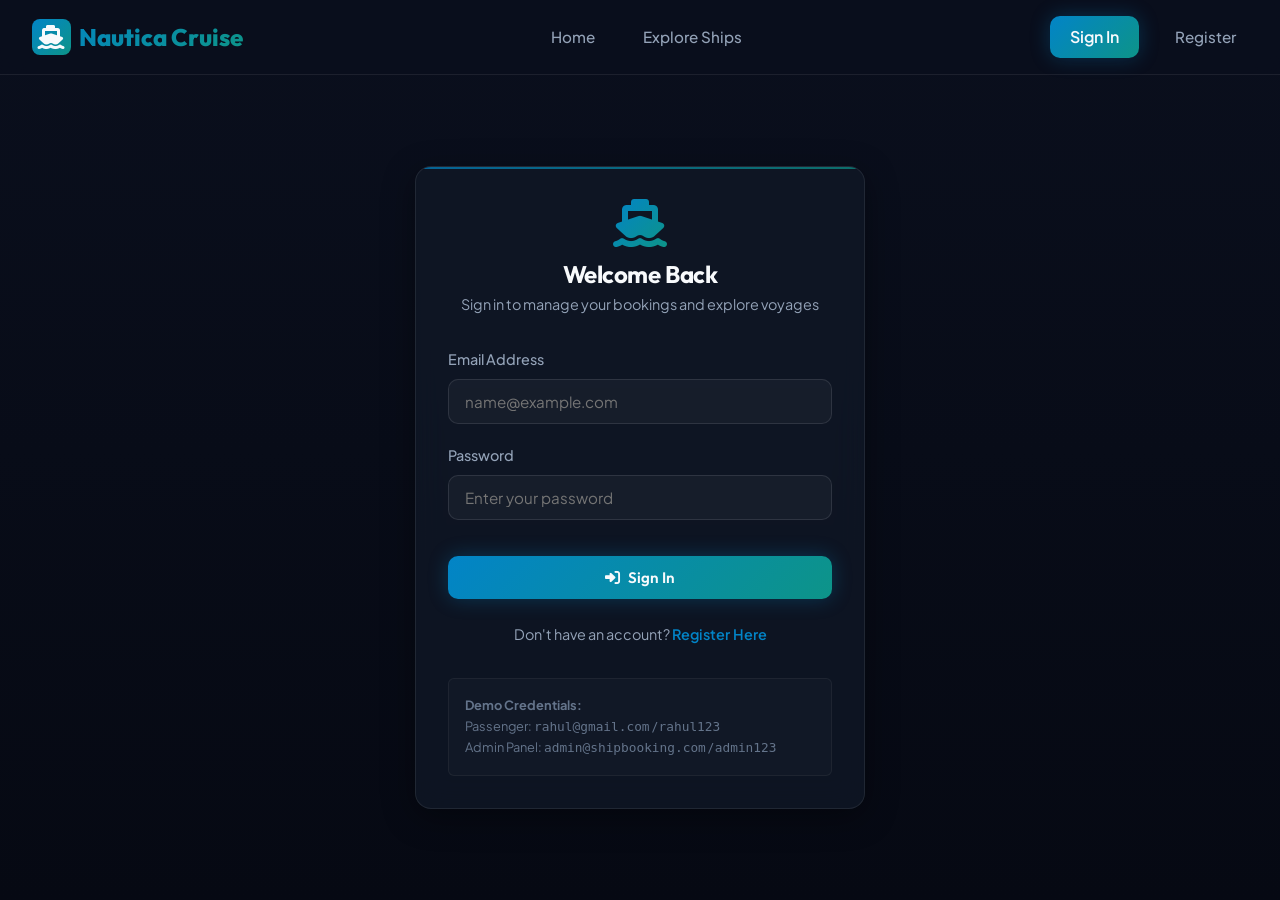
<file: Frontend/booking_history.html>
<!DOCTYPE html>
<html lang="en">
<head>
    <meta charset="UTF-8">
    <meta name="viewport" content="width=device-width, initial-scale=1.0">
    <title>Booking History - Nautica Cruises</title>
    <!-- Font Awesome for Icons -->
    <link rel="stylesheet" href="https://cdnjs.cloudflare.com/ajax/libs/font-awesome/6.4.0/css/all.min.css">
    <!-- Main Style Sheet -->
    <link rel="stylesheet" href="style.css">
</head>
<body>

    <!-- Dynamic Header Nav (Rendered via script.js) -->
    <header id="main-header"></header>

    <main class="container">
        <h2 class="section-title"><i class="fas fa-history" style="color: var(--color-gold);"></i> My Booking History</h2>
        
        <!-- Tab menu to switch between Upcoming and Past trips -->
        <div class="tab-menu">
            <button class="tab-btn active" onclick="switchTab('upcoming')">Upcoming Journeys</button>
            <button class="tab-btn" onclick="switchTab('past')">Completed Travels</button>
        </div>

        <!-- Upcoming Trips Content -->
        <div id="tab-upcoming" class="tab-content active">
            <div class="glass-card">
                <div class="table-responsive">
                    <table>
                        <thead>
                            <tr>
                                <th>Booking ID</th>
                                <th>Ship Name</th>
                                <th>Journey Details</th>
                                <th>Journey Date</th>
                                <th>Cabin Type</th>
                                <th>Amount Paid</th>
                                <th>Booking Status</th>
                                <th>Actions</th>
                            </tr>
                        </thead>
                        <tbody id="upcoming-trips-table">
                            <tr>
                                <td colspan="8" class="text-center">Loading journeys...</td>
                            </tr>
                        </tbody>
                    </table>
                </div>
            </div>
        </div>

        <!-- Past Trips Content -->
        <div id="tab-past" class="tab-content">
            <div class="glass-card">
                <div class="table-responsive">
                    <table>
                        <thead>
                            <tr>
                                <th>Booking ID</th>
                                <th>Ship Name</th>
                                <th>Journey Details</th>
                                <th>Journey Date</th>
                                <th>Cabin Type</th>
                                <th>Amount Paid</th>
                                <th>Status</th>
                            </tr>
                        </thead>
                        <tbody id="past-trips-table">
                            <tr>
                                <td colspan="7" class="text-center">Loading journeys...</td>
                            </tr>
                        </tbody>
                    </table>
                </div>
            </div>
        </div>
    </main>

    <!-- Script Imports -->
    <script src="script.js"></script>
    <script>
        let myBookings = [];
        let allPayments = [];

        document.addEventListener("DOMContentLoaded", async () => {
            if (!checkAuth("passenger")) return;
            await loadBookingData();
            renderTables();
        });

        async function loadBookingData() {
            const user = getCurrentUser();
            try {
                // Fetch all bookings and payments
                const bookings = await apiCall("/bookings/");
                allPayments = await apiCall("/payments/");
                
                // Filter bookings matching this passenger's full name
                myBookings = bookings.filter(b => b.passenger_name === user.full_name);
            } catch (error) {
                console.error("Failed to load booking history:", error);
            }
        }

        function switchTab(tabId) {
            document.querySelectorAll(".tab-btn").forEach(btn => btn.classList.remove("active"));
            document.querySelectorAll(".tab-content").forEach(c => c.classList.remove("active"));
            
            // Activate current
            const activeBtn = Array.from(document.querySelectorAll(".tab-btn")).find(btn => btn.textContent.toLowerCase().includes(tabId));
            if (activeBtn) activeBtn.classList.add("active");
            
            document.getElementById(`tab-${tabId}`).classList.add("active");
        }

        function renderTables() {
            const upcomingBody = document.getElementById("upcoming-trips-table");
            const pastBody = document.getElementById("past-trips-table");
            
            upcomingBody.innerHTML = "";
            pastBody.innerHTML = "";
            
            const today = new Date().toISOString().split("T")[0];
            
            let upcomingCount = 0;
            let pastCount = 0;
            
            myBookings.forEach(booking => {
                // Check if payment successful
                const payment = allPayments.find(p => p.booking_id === booking.booking_id);
                const paymentStatus = payment ? payment.payment_status : "Pending";

                const isUpcoming = booking.journey_date >= today;

                const tr = document.createElement("tr");
                
                // Create badge details
                let statusBadgeClass = "badge-warning";
                if (booking.booking_status === "Confirmed") statusBadgeClass = "badge-success";
                else if (booking.booking_status === "Cancelled") statusBadgeClass = "badge-danger";
                
                const statusBadge = `<span class="badge ${statusBadgeClass}">${booking.booking_status}</span>`;

                if (isUpcoming) {
                    upcomingCount++;
                    
                    let actionButtons = "";
                    if (booking.booking_status === "Waiting") {
                        actionButtons = `
                            <button onclick="payBooking(${booking.booking_id}, ${booking.total_amount})" class="btn btn-primary" style="padding: 0.4rem 0.8rem; font-size: 0.8rem;"><i class="fas fa-credit-card"></i> Pay Now</button>
                            <button onclick="cancelBooking(${booking.booking_id})" class="btn btn-danger" style="padding: 0.4rem 0.8rem; font-size: 0.8rem;"><i class="fas fa-times"></i> Cancel</button>
                        `;
                    } else if (booking.booking_status === "Confirmed") {
                        actionButtons = `
                            <button onclick="cancelBooking(${booking.booking_id})" class="btn btn-danger" style="padding: 0.4rem 0.8rem; font-size: 0.8rem;"><i class="fas fa-trash-alt"></i> Cancel Ticket</button>
                        `;
                    } else {
                        actionButtons = `<span style="color: var(--text-muted);">No actions available</span>`;
                    }

                    tr.innerHTML = `
                        <td><strong>#${booking.booking_id}</strong></td>
                        <td><i class="fas fa-ship"></i> ${booking.ship_name}</td>
                        <td>${booking.source_port} to ${booking.destination_port}</td>
                        <td>${formatDate(booking.journey_date)}</td>
                        <td>${booking.cabin_type}</td>
                        <td style="color: var(--color-gold); font-weight: 700;">${formatCurrency(booking.total_amount)}</td>
                        <td>${statusBadge}</td>
                        <td style="display: flex; gap: 0.5rem;">${actionButtons}</td>
                    `;
                    upcomingBody.appendChild(tr);
                } else {
                    pastCount++;
                    tr.innerHTML = `
                        <td><strong>#${booking.booking_id}</strong></td>
                        <td><i class="fas fa-anchor"></i> ${booking.ship_name}</td>
                        <td>${booking.source_port} to ${booking.destination_port}</td>
                        <td>${formatDate(booking.journey_date)}</td>
                        <td>${booking.cabin_type}</td>
                        <td style="font-weight: 700;">${formatCurrency(booking.total_amount)}</td>
                        <td>${statusBadge}</td>
                    `;
                    pastBody.appendChild(tr);
                }
            });

            if (upcomingCount === 0) {
                upcomingBody.innerHTML = `
                    <tr>
                        <td colspan="8" class="text-center" style="padding: 2rem; color: var(--text-muted);">
                            <i class="fas fa-calendar-times" style="font-size: 2rem; margin-bottom: 0.5rem; display: block;"></i>
                            No upcoming travels scheduled.
                        </td>
                    </tr>
                `;
            }
            
            if (pastCount === 0) {
                pastBody.innerHTML = `
                    <tr>
                        <td colspan="7" class="text-center" style="padding: 2rem; color: var(--text-muted);">
                            <i class="fas fa-history" style="font-size: 2rem; margin-bottom: 0.5rem; display: block;"></i>
                            No completed travels recorded.
                        </td>
                    </tr>
                `;
            }
        }

        async function cancelBooking(bookingId) {
            if (!confirm(`Are you sure you want to cancel booking #${bookingId}? This action will change status to Cancelled.`)) return;

            try {
                showToast("Processing ticket cancellation...", "info");
                // PUT update booking status to Cancelled
                await apiCall(`/bookings/update/${bookingId}/`, "PUT", {
                    booking_status: "Cancelled"
                });
                
                // If payment exists for this booking, we can also fail/refund it
                const payment = allPayments.find(p => p.booking_id === bookingId);
                if (payment) {
                    await apiCall(`/payments/update/${payment.payment_id}/`, "PUT", {
                        payment_status: "Failed"
                    });
                }
                
                showToast("Booking cancelled successfully.", "success");
                await loadBookingData();
                renderTables();
            } catch (error) {
                console.error("Failed to cancel booking:", error);
            }
        }

        function payBooking(bookingId, amount) {
            const user = getCurrentUser();
            sessionStorage.setItem("payment_booking_id", bookingId);
            sessionStorage.setItem("payment_amount", amount);
            sessionStorage.setItem("payment_passenger_name", user.full_name);
            window.location.href = "payment.html";
        }
    </script>
</body>
</html>
</file>
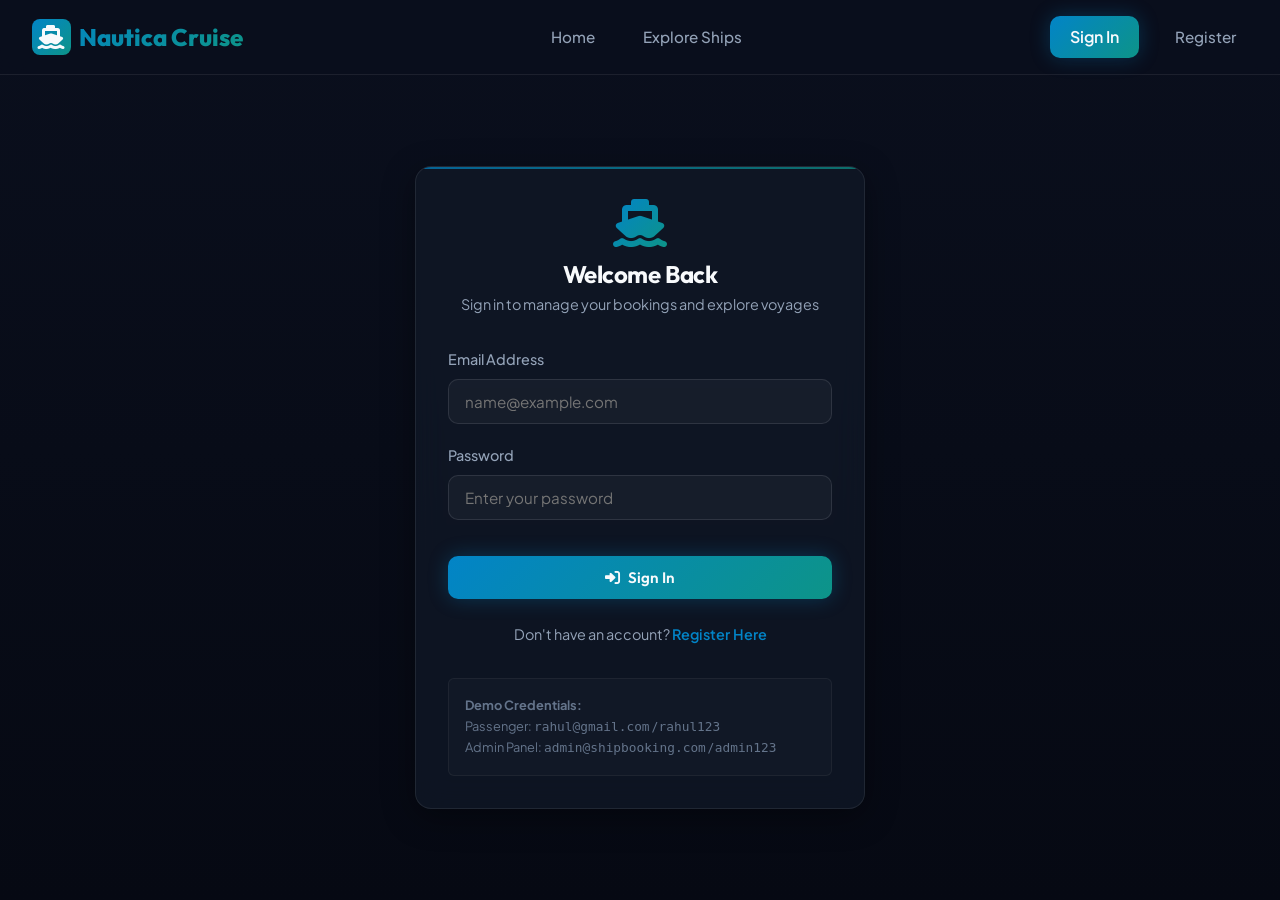
<file: Frontend/login.html>
<!DOCTYPE html>
<html lang="en">
<head>
    <meta charset="UTF-8">
    <meta name="viewport" content="width=device-width, initial-scale=1.0">
    <title>Sign In - Nautica Cruises</title>
    <!-- Font Awesome for Icons -->
    <link rel="stylesheet" href="https://cdnjs.cloudflare.com/ajax/libs/font-awesome/6.4.0/css/all.min.css">
    <!-- Main Style Sheet -->
    <link rel="stylesheet" href="style.css">
</head>
<body style="display: flex; flex-direction: column; min-height: 100vh;">

    <!-- Dynamic Header Nav (Rendered via script.js) -->
    <header id="main-header"></header>

    <main style="flex: 1; display: flex; align-items: center; justify-content: center; padding: 2rem;">
        <div class="glass-card" style="width: 100%; max-width: 450px; margin: 0;">
            <div class="text-center" style="margin-bottom: 2rem;">
                <i class="fas fa-ship" style="font-size: 3rem; background: var(--gradient-ocean); -webkit-background-clip: text; -webkit-text-fill-color: transparent; margin-bottom: 0.5rem;"></i>
                <h2>Welcome Back</h2>
                <p style="color: var(--text-secondary); font-size: 0.9rem;">Sign in to manage your bookings and explore voyages</p>
            </div>
            
            <form id="login-form">
                <div class="form-group">
                    <label class="form-label" for="login-email">Email Address</label>
                    <input type="email" id="login-email" class="form-control" placeholder="name@example.com" required>
                </div>
                <div class="form-group">
                    <label class="form-label" for="login-password">Password</label>
                    <input type="password" id="login-password" class="form-control" placeholder="Enter your password" required>
                </div>
                
                <button type="submit" class="btn btn-primary" style="width: 100%; margin-top: 1rem;"><i class="fas fa-sign-in-alt"></i> Sign In</button>
            </form>
            
            <div class="text-center" style="margin-top: 1.5rem; font-size: 0.9rem; color: var(--text-secondary);">
                Don't have an account? <a href="register.html" style="color: var(--color-accent-blue); font-weight: 600;">Register Here</a>
            </div>

            <!-- Demo details box -->
            <div style="margin-top: 2rem; padding: 1rem; border-radius: var(--radius-sm); border: 1px solid rgba(255, 255, 255, 0.05); background: rgba(255, 255, 255, 0.02); font-size: 0.8rem; color: var(--text-muted);">
                <strong>Demo Credentials:</strong><br>
                Passenger: <code>rahul@gmail.com</code> / <code>rahul123</code><br>
                Admin Panel: <code>admin@shipbooking.com</code> / <code>admin123</code>
            </div>
        </div>
    </main>

    <!-- Script Imports -->
    <script src="script.js"></script>
    <script>
        document.addEventListener("DOMContentLoaded", () => {
            // If already logged in, redirect to respective dashboard
            const user = getCurrentUser();
            if (user) {
                window.location.href = user.role === "admin" ? "admin_dashboard.html" : "passenger_dashboard.html";
            }
        });

        document.getElementById("login-form").addEventListener("submit", async (e) => {
            e.preventDefault();
            const email = document.getElementById("login-email").value.trim().toLowerCase();
            const password = document.getElementById("login-password").value;
            
            // 1. Hardcoded admin check
            if (email === "admin@shipbooking.com" && password === "admin123") {
                const adminUser = {
                    full_name: "System Administrator",
                    email: "admin@shipbooking.com",
                    role: "admin"
                };
                setCurrentUser(adminUser);
                showToast("Admin access granted. Loading Control Center...", "success");
                setTimeout(() => {
                    window.location.href = "admin_dashboard.html";
                }, 1000);
                return;
            }
            
            // 2. Fetch passengers from database
            try {
                const passengers = await apiCall("/passengers/");
                const passenger = passengers.find(p => p.email && p.email.toLowerCase() === email && p.password === password);
                
                if (passenger) {
                    // Set role as passenger
                    passenger.role = "passenger";
                    setCurrentUser(passenger);
                    showToast(`Welcome back, ${passenger.full_name}!`, "success");
                    setTimeout(() => {
                        window.location.href = "passenger_dashboard.html";
                    }, 1000);
                } else {
                    showToast("Invalid email or password. Please try again.", "danger");
                }
            } catch (error) {
                console.error("Login verification failed:", error);
                showToast("Connection to backend server failed. Please verify Django server is running.", "danger");
            }
        });
    </script>
</body>
</html>
</file>
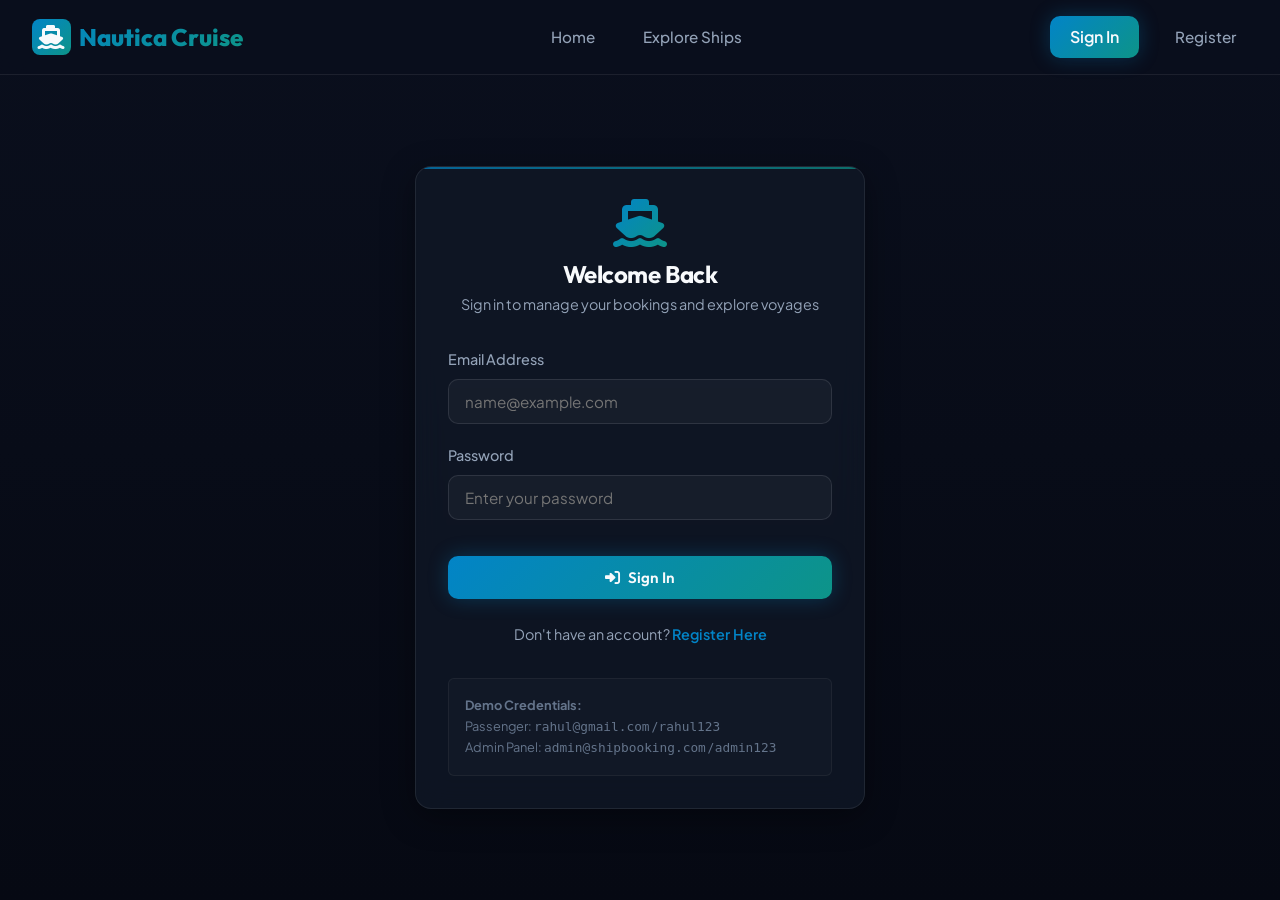
<file: Frontend/passenger_dashboard.html>
<!DOCTYPE html>
<html lang="en">
<head>
    <meta charset="UTF-8">
    <meta name="viewport" content="width=device-width, initial-scale=1.0">
    <title>Passenger Dashboard - Nautica Cruises</title>
    <!-- Font Awesome for Icons -->
    <link rel="stylesheet" href="https://cdnjs.cloudflare.com/ajax/libs/font-awesome/6.4.0/css/all.min.css">
    <!-- Main Style Sheet -->
    <link rel="stylesheet" href="style.css">
</head>
<body>

    <!-- Dynamic Header Nav (Rendered via script.js) -->
    <header id="main-header"></header>

    <main class="container">
        <!-- Dashboard Welcome Banner -->
        <section class="glass-card">
            <div style="display: flex; justify-content: space-between; align-items: center; flex-wrap: wrap; gap: 1rem;">
                <div>
                    <h2 style="font-size: 2.2rem; margin-bottom: 0.25rem;">Hello, <span id="dash-passenger-name" style="color: var(--color-gold);">Passenger</span></h2>
                    <p style="color: var(--text-secondary);">Manage your travels, print boarding passes, and update your credentials.</p>
                </div>
                <button onclick="openModal('edit-profile-modal')" class="btn btn-primary"><i class="fas fa-user-edit"></i> Edit Profile</button>
            </div>
        </section>

        <!-- Stats Boxes -->
        <section class="stats-grid">
            <div class="stat-card">
                <div class="stat-icon blue"><i class="fas fa-list-alt"></i></div>
                <div>
                    <div class="stat-value" id="stat-total-bookings">0</div>
                    <div class="stat-label">Total Bookings</div>
                </div>
            </div>
            <div class="stat-card">
                <div class="stat-icon gold"><i class="fas fa-calendar-check"></i></div>
                <div>
                    <div class="stat-value" id="stat-upcoming-trips">0</div>
                    <div class="stat-label">Upcoming Journeys</div>
                </div>
            </div>
            <div class="stat-card">
                <div class="stat-icon teal"><i class="fas fa-check-circle"></i></div>
                <div>
                    <div class="stat-value" id="stat-completed-trips">0</div>
                    <div class="stat-label">Completed Trips</div>
                </div>
            </div>
            <div class="stat-card">
                <div class="stat-icon purple"><i class="fas fa-wallet"></i></div>
                <div>
                    <div class="stat-value" id="stat-total-spent">INR 0</div>
                    <div class="stat-label">Total Spent</div>
                </div>
            </div>
        </section>

        <!-- Profile Details Card & Quick links -->
        <div class="grid-3">
            <!-- Profile Info card -->
            <div class="glass-card" style="grid-column: span 2;">
                <h3><i class="fas fa-id-card-alt" style="color: var(--color-accent-blue);"></i> My Profile Information</h3>
                <div style="margin-top: 1.5rem; display: grid; grid-template-columns: 1fr 1fr; gap: 1.5rem;">
                    <div>
                        <span style="font-size: 0.8rem; text-transform: uppercase; color: var(--text-muted); display: block;">Full Name</span>
                        <strong style="font-size: 1.15rem;" id="profile-name">Loading...</strong>
                    </div>
                    <div>
                        <span style="font-size: 0.8rem; text-transform: uppercase; color: var(--text-muted); display: block;">Email Address</span>
                        <strong style="font-size: 1.15rem;" id="profile-email">Loading...</strong>
                    </div>
                    <div>
                        <span style="font-size: 0.8rem; text-transform: uppercase; color: var(--text-muted); display: block;">Passport Number</span>
                        <strong style="font-size: 1.15rem;" id="profile-passport">Loading...</strong>
                    </div>
                    <div>
                        <span style="font-size: 0.8rem; text-transform: uppercase; color: var(--text-muted); display: block;">Nationality</span>
                        <strong style="font-size: 1.15rem;" id="profile-nationality">Loading...</strong>
                    </div>
                    <div style="grid-column: span 2;">
                        <span style="font-size: 0.8rem; text-transform: uppercase; color: var(--text-muted); display: block;">Phone Number</span>
                        <strong style="font-size: 1.15rem;" id="profile-phone">Loading...</strong>
                    </div>
                </div>
            </div>

            <!-- Quick Links / Shortcuts -->
            <div class="glass-card gold-border">
                <h3>Quick Shortcuts</h3>
                <div style="display: flex; flex-direction: column; gap: 0.75rem; margin-top: 1.5rem;">
                    <a href="ships.html" class="btn btn-primary" style="justify-content: flex-start;"><i class="fas fa-search"></i> Book a New Cruise</a>
                    <a href="booking_history.html" class="btn btn-secondary" style="justify-content: flex-start;"><i class="fas fa-ticket-alt"></i> View Travel Tickets</a>
                    <button onclick="logout()" class="btn btn-danger" style="justify-content: flex-start;"><i class="fas fa-sign-out-alt"></i> Log Out Account</button>
                </div>
            </div>
        </div>

        <!-- Recent Booking Table Quick View -->
        <section class="glass-card" style="margin-top: 2rem;">
            <h3>Recent Booking Log</h3>
            <div class="table-responsive">
                <table>
                    <thead>
                        <tr>
                            <th>ID</th>
                            <th>Ship Name</th>
                            <th>Voyage Route</th>
                            <th>Date</th>
                            <th>Cabin</th>
                            <th>Fare</th>
                            <th>Status</th>
                        </tr>
                    </thead>
                    <tbody id="recent-bookings-log">
                        <tr>
                            <td colspan="7" class="text-center">Loading transactions...</td>
                        </tr>
                    </tbody>
                </table>
            </div>
        </section>
    </main>

    <!-- Profile Edit Modal -->
    <div id="edit-profile-modal" class="modal-overlay">
        <div class="modal-container">
            <div class="modal-header">
                <h3 class="modal-title">Edit Profile details</h3>
                <button class="modal-close"><i class="fas fa-times"></i></button>
            </div>
            <form id="edit-profile-form">
                <div class="modal-body">
                    <div class="form-group">
                        <label class="form-label" for="edit-name">Full Name</label>
                        <input type="text" id="edit-name" class="form-control" required>
                    </div>
                    <div class="form-group">
                        <label class="form-label" for="edit-phone">Phone Number</label>
                        <input type="tel" id="edit-phone" class="form-control" required>
                    </div>
                    <div class="grid-2">
                        <div class="form-group">
                            <label class="form-label" for="edit-nationality">Nationality</label>
                            <input type="text" id="edit-nationality" class="form-control" required>
                        </div>
                        <div class="form-group">
                            <label class="form-label" for="edit-passport">Passport Number</label>
                            <input type="text" id="edit-passport" class="form-control" required>
                        </div>
                    </div>
                    <div class="form-group">
                        <label class="form-label" for="edit-password">Update Password</label>
                        <input type="password" id="edit-password" class="form-control" required>
                    </div>
                </div>
                <div class="modal-footer">
                    <button type="button" class="btn btn-secondary modal-close">Cancel</button>
                    <button type="submit" class="btn btn-primary">Save Changes</button>
                </div>
            </form>
        </div>
    </div>

    <!-- Script Imports -->
    <script src="script.js"></script>
    <script>
        let bookingsList = [];
        let paymentsList = [];

        document.addEventListener("DOMContentLoaded", async () => {
            if (!checkAuth("passenger")) return;

            // Load Passenger Profile values
            const user = getCurrentUser();
            fillProfileDetails(user);

            // Fetch statistics
            await loadStatistics();
            calculateMetrics();
            renderRecentBookings();
        });

        function fillProfileDetails(user) {
            document.getElementById("dash-passenger-name").textContent = user.full_name;
            document.getElementById("profile-name").textContent = user.full_name;
            document.getElementById("profile-email").textContent = user.email;
            document.getElementById("profile-passport").textContent = user.passport_number;
            document.getElementById("profile-nationality").textContent = user.nationality;
            document.getElementById("profile-phone").textContent = user.phone;

            // Set inputs inside Modal
            document.getElementById("edit-name").value = user.full_name;
            document.getElementById("edit-phone").value = user.phone;
            document.getElementById("edit-nationality").value = user.nationality;
            document.getElementById("edit-passport").value = user.passport_number;
            document.getElementById("edit-password").value = user.password;
        }

        async function loadStatistics() {
            const user = getCurrentUser();
            try {
                // Retrieve all bookings and payments
                const bookings = await apiCall("/bookings/");
                paymentsList = await apiCall("/payments/");
                
                // Filter matching bookings
                bookingsList = bookings.filter(b => b.passenger_name === user.full_name);
            } catch (error) {
                console.error("Dashboard failed to retrieve data logs:", error);
            }
        }

        function calculateMetrics() {
            const total = bookingsList.length;
            document.getElementById("stat-total-bookings").textContent = total;

            const today = new Date().toISOString().split("T")[0];
            
            // Calculate upcoming (journey_date >= today and status != Cancelled)
            const upcoming = bookingsList.filter(b => b.journey_date >= today && b.booking_status !== "Cancelled").length;
            document.getElementById("stat-upcoming-trips").textContent = upcoming;

            // Calculate completed (journey_date < today and status == Confirmed)
            const completed = bookingsList.filter(b => b.journey_date < today && b.booking_status === "Confirmed").length;
            document.getElementById("stat-completed-trips").textContent = completed;

            // Sum payments
            const userPayments = paymentsList.filter(p => p.passenger_name === getCurrentUser().full_name && p.payment_status === "Success");
            const spent = userPayments.reduce((sum, pay) => sum + pay.amount, 0);
            document.getElementById("stat-total-spent").textContent = formatCurrency(spent);
        }

        function renderRecentBookings() {
            const body = document.getElementById("recent-bookings-log");
            body.innerHTML = "";

            if (bookingsList.length === 0) {
                body.innerHTML = `
                    <tr>
                        <td colspan="7" class="text-center" style="color: var(--text-muted);">No journeys reserved yet.</td>
                    </tr>
                `;
                return;
            }

            // Display top 5 recent bookings
            const recent = bookingsList.slice().reverse().slice(0, 5);

            recent.forEach(booking => {
                let badgeClass = "badge-warning";
                if (booking.booking_status === "Confirmed") badgeClass = "badge-success";
                else if (booking.booking_status === "Cancelled") badgeClass = "badge-danger";

                const tr = document.createElement("tr");
                tr.innerHTML = `
                    <td><strong>#${booking.booking_id}</strong></td>
                    <td>${booking.ship_name}</td>
                    <td>${booking.source_port} to ${booking.destination_port}</td>
                    <td>${formatDate(booking.journey_date)}</td>
                    <td>${booking.cabin_type}</td>
                    <td style="font-weight:700;">${formatCurrency(booking.total_amount)}</td>
                    <td><span class="badge ${badgeClass}">${booking.booking_status}</span></td>
                `;
                body.appendChild(tr);
            });
        }

        // Submit Profile Edits
        document.getElementById("edit-profile-form").addEventListener("submit", async (e) => {
            e.preventDefault();
            
            const user = getCurrentUser();
            const payload = {
                full_name: document.getElementById("edit-name").value,
                phone: document.getElementById("edit-phone").value,
                nationality: document.getElementById("edit-nationality").value,
                passport_number: document.getElementById("edit-passport").value,
                password: document.getElementById("edit-password").value
            };

            try {
                showToast("Updating profile settings...", "info");
                const updatedUser = await apiCall(`/passengers/update/${user.passenger_id}/`, "PUT", payload);
                
                // Re-merge role
                updatedUser.role = "passenger";
                
                // Set locally and re-fill UI
                setCurrentUser(updatedUser);
                fillProfileDetails(updatedUser);
                
                closeModal("edit-profile-modal");
                showToast("Profile settings saved successfully!", "success");
            } catch (error) {
                console.error("Failed to update profile:", error);
            }
        });
    </script>
</body>
</html>
</file>
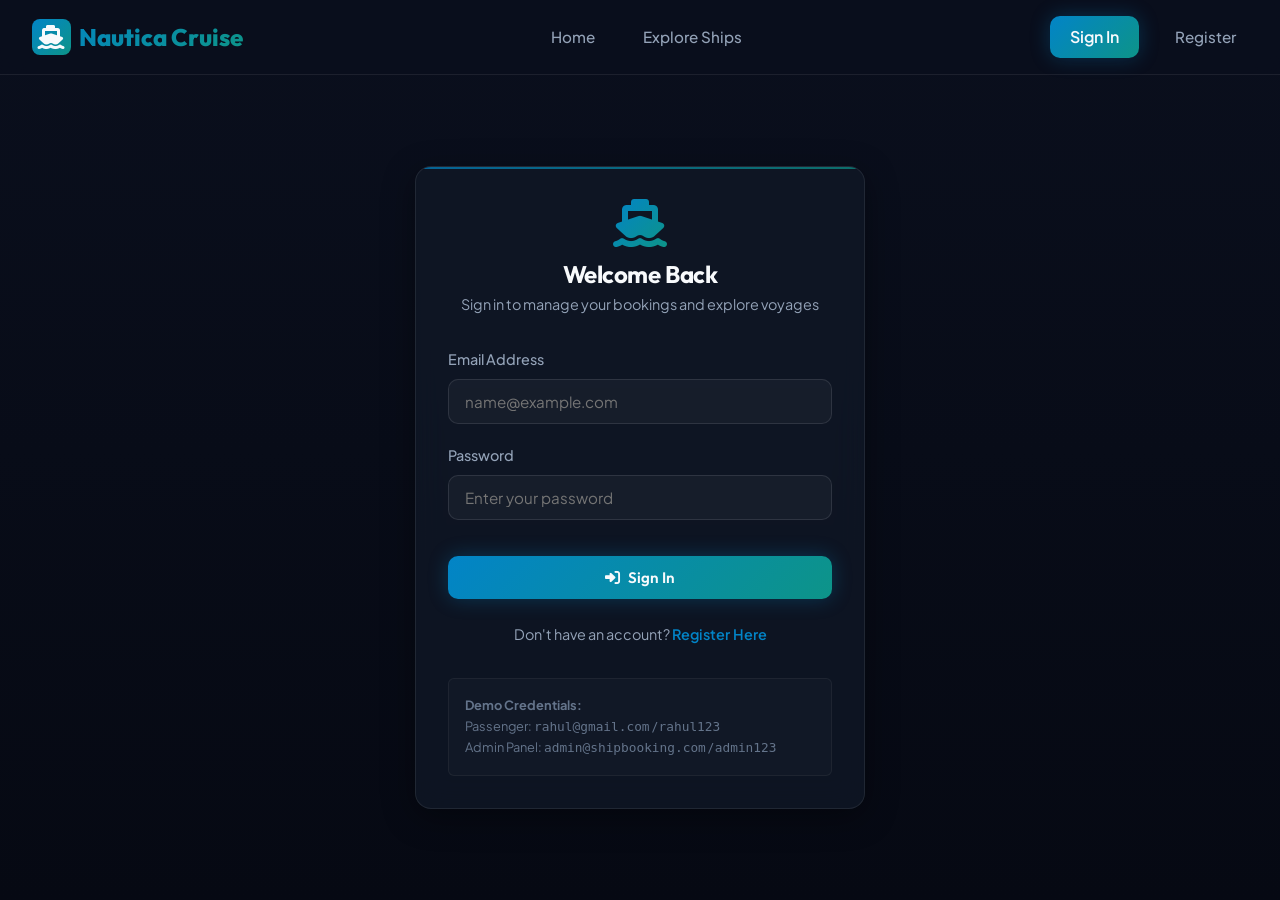
<file: Frontend/payment.html>
<!DOCTYPE html>
<html lang="en">
<head>
    <meta charset="UTF-8">
    <meta name="viewport" content="width=device-width, initial-scale=1.0">
    <title>Secure Payment Checkout - Nautica Cruises</title>
    <!-- Font Awesome for Icons -->
    <link rel="stylesheet" href="https://cdnjs.cloudflare.com/ajax/libs/font-awesome/6.4.0/css/all.min.css">
    <!-- Main Style Sheet -->
    <link rel="stylesheet" href="style.css">
</head>
<body>

    <!-- Dynamic Header Nav (Rendered via script.js) -->
    <header id="main-header"></header>

    <main class="container">
        <!-- Checkout Container -->
        <div id="payment-panel" style="display: none;">
            <div class="grid-2">
                <!-- Left Column: Payment options form -->
                <div>
                    <section class="glass-card">
                        <h2 class="section-title"><i class="fas fa-shield-alt" style="color: var(--color-success);"></i> Secure Payment Portal</h2>
                        <p style="color: var(--text-secondary); margin-bottom: 1.5rem; font-size: 0.9rem;">Choose a payment gateway to complete your reservation.</p>

                        <!-- Method Cards Selector -->
                        <div class="payment-methods">
                            <div class="payment-method-card selected" onclick="selectPaymentMethod('UPI', this)">
                                <i class="fas fa-mobile-alt"></i>
                                <span>UPI</span>
                            </div>
                            <div class="payment-method-card" onclick="selectPaymentMethod('Credit Card', this)">
                                <i class="far fa-credit-card"></i>
                                <span>Credit Card</span>
                            </div>
                            <div class="payment-method-card" onclick="selectPaymentMethod('Debit Card', this)">
                                <i class="fas fa-credit-card"></i>
                                <span>Debit Card</span>
                            </div>
                            <div class="payment-method-card" onclick="selectPaymentMethod('Net Banking', this)">
                                <i class="fas fa-university"></i>
                                <span>Net Banking</span>
                            </div>
                            <div class="payment-method-card" onclick="selectPaymentMethod('Wallet', this)">
                                <i class="fas fa-wallet"></i>
                                <span>Wallet</span>
                            </div>
                        </div>

                        <!-- Dynamic Input Forms based on selection -->
                        <form id="checkout-form">
                            <!-- UPI Form -->
                            <div id="form-UPI" class="payment-details-form">
                                <div class="form-group">
                                    <label class="form-label" for="upi-id">UPI ID / VPA</label>
                                    <input type="text" id="upi-id" class="form-control" placeholder="username@upi" required>
                                    <span style="font-size: 0.75rem; color: var(--text-muted); margin-top: 0.25rem; display: block;">Enter your mobile UPI address (e.g., rahul@okaxis, 9876543210@paytm)</span>
                                </div>
                            </div>

                            <!-- Card Form (Shared by Credit & Debit) -->
                            <div id="form-Card" class="payment-details-form" style="display: none;">
                                <div class="form-group">
                                    <label class="form-label" for="card-num">Card Number</label>
                                    <input type="text" id="card-num" class="form-control" placeholder="4532 7894 1234 5678" pattern="\d{16}" title="16-digit card number">
                                </div>
                                <div class="grid-2">
                                    <div class="form-group">
                                        <label class="form-label" for="card-expiry">Expiry Date</label>
                                        <input type="text" id="card-expiry" class="form-control" placeholder="MM/YY">
                                    </div>
                                    <div class="form-group">
                                        <label class="form-label" for="card-cvv">CVV</label>
                                        <input type="password" id="card-cvv" class="form-control" placeholder="123" maxlength="3">
                                    </div>
                                </div>
                            </div>

                            <!-- Net Banking Form -->
                            <div id="form-NetBanking" class="payment-details-form" style="display: none;">
                                <div class="form-group">
                                    <label class="form-label" for="bank-select">Select Bank</label>
                                    <select id="bank-select" class="form-control">
                                        <option value="">Choose your bank...</option>
                                        <option value="SBI">State Bank of India</option>
                                        <option value="HDFC">HDFC Bank</option>
                                        <option value="ICICI">ICICI Bank</option>
                                        <option value="Axis">Axis Bank</option>
                                    </select>
                                </div>
                            </div>

                            <!-- Wallet Form -->
                            <div id="form-Wallet" class="payment-details-form" style="display: none;">
                                <div class="form-group">
                                    <label class="form-label" for="wallet-select">Select Digital Wallet</label>
                                    <select id="wallet-select" class="form-control">
                                        <option value="">Choose wallet...</option>
                                        <option value="Paytm">Paytm</option>
                                        <option value="PhonePe">PhonePe</option>
                                        <option value="AmazonPay">Amazon Pay</option>
                                    </select>
                                </div>
                            </div>

                            <button type="submit" class="btn btn-success" style="width: 100%; margin-top: 1.5rem;"><i class="fas fa-lock"></i> Authorize Secure Payment</button>
                        </form>
                    </section>
                </div>

                <!-- Right Column: Billing breakdown -->
                <div>
                    <section class="glass-card gold-border">
                        <h2 class="section-title"><i class="fas fa-shopping-cart" style="color: var(--color-gold);"></i> Invoice Summary</h2>
                        <div style="margin-top: 1.5rem;">
                            <div class="summary-row">
                                <span>Booking Reference:</span>
                                <strong id="pay-booking-ref">#401</strong>
                            </div>
                            <div class="summary-row">
                                <span>Passenger Name:</span>
                                <span id="pay-passenger-name">Rahul Sharma</span>
                            </div>
                            <div class="summary-row">
                                <span>Invoice Status:</span>
                                <span class="badge badge-warning">Unpaid</span>
                            </div>
                            <div class="summary-row" style="margin-top: 1rem; border-top: 1px solid var(--border-glass); padding-top: 1rem;">
                                <span>Payable Amount:</span>
                                <strong id="pay-amount" style="color: var(--color-gold); font-size: 1.5rem;">INR 0</strong>
                            </div>
                        </div>
                    </section>
                </div>
            </div>
        </div>

        <!-- Success Receipt Panel -->
        <div id="success-panel" style="display: none; text-align: center;">
            <div class="glass-card" style="max-width: 550px; margin: 3rem auto; border-color: var(--color-success);">
                <div style="margin-bottom: 2rem;">
                    <i class="fas fa-check-circle" style="font-size: 5rem; color: var(--color-success); margin-bottom: 1rem; filter: drop-shadow(0 0 10px rgba(16,185,129,0.3));"></i>
                    <h2 class="text-success" style="font-size: 2.2rem;">Payment Successful!</h2>
                    <p style="color: var(--text-secondary);">Your ticket has been confirmed. A receipt is generated below.</p>
                </div>

                <div style="text-align: left; padding: 1.5rem; background: rgba(255,255,255,0.02); border-radius: var(--radius-md); border: 1px solid var(--border-glass); margin-bottom: 2rem; font-family: monospace;">
                    <h3 style="text-align: center; margin-bottom: 1rem; font-family: var(--font-heading);">NAUTICA CRUISES RECEIPT</h3>
                    <div style="display: flex; justify-content: space-between; border-bottom: 1px dashed rgba(255,255,255,0.1); padding-bottom: 0.5rem; margin-bottom: 0.5rem;">
                        <span>Transaction ID:</span>
                        <strong id="receipt-txn">TXN12345</strong>
                    </div>
                    <div style="display: flex; justify-content: space-between; border-bottom: 1px dashed rgba(255,255,255,0.1); padding-bottom: 0.5rem; margin-bottom: 0.5rem;">
                        <span>Booking ID:</span>
                        <strong id="receipt-booking">401</strong>
                    </div>
                    <div style="display: flex; justify-content: space-between; border-bottom: 1px dashed rgba(255,255,255,0.1); padding-bottom: 0.5rem; margin-bottom: 0.5rem;">
                        <span>Passenger Name:</span>
                        <span id="receipt-passenger">Rahul Sharma</span>
                    </div>
                    <div style="display: flex; justify-content: space-between; border-bottom: 1px dashed rgba(255,255,255,0.1); padding-bottom: 0.5rem; margin-bottom: 0.5rem;">
                        <span>Payment Gateway:</span>
                        <span id="receipt-method">UPI</span>
                    </div>
                    <div style="display: flex; justify-content: space-between; border-bottom: 1px dashed rgba(255,255,255,0.1); padding-bottom: 0.5rem; margin-bottom: 0.5rem;">
                        <span>Transaction Date:</span>
                        <span id="receipt-date">2026-09-20</span>
                    </div>
                    <div style="display: flex; justify-content: space-between; font-size: 1.25rem; font-weight: bold; margin-top: 1rem; color: var(--color-gold);">
                        <span>Amount Paid:</span>
                        <span id="receipt-amount">INR 0</span>
                    </div>
                </div>

                <div class="grid-2">
                    <a href="passenger_dashboard.html" class="btn btn-secondary"><i class="fas fa-home"></i> Dashboard</a>
                    <a href="booking_history.html" class="btn btn-primary"><i class="fas fa-ticket-alt"></i> View Tickets</a>
                </div>
            </div>
        </div>

        <!-- Missing Data Panel -->
        <div id="no-payment-panel" class="card text-center" style="padding: 4rem; display: block;">
            <i class="fas fa-credit-card-slash" style="font-size: 3rem; color: var(--text-muted); margin-bottom: 1rem;"></i>
            <h3>No Unpaid Invoices</h3>
            <p style="color: var(--text-secondary); margin-bottom: 1.5rem;">You do not have any pending booking checkout sessions.</p>
            <a href="ships.html" class="btn btn-primary">Find a Voyage</a>
        </div>
    </main>

    <!-- Script Imports -->
    <script src="script.js"></script>
    <script>
        let selectedMethod = "UPI";
        let bookingId = 0;
        let invoiceAmount = 0;
        let passengerName = "";

        document.addEventListener("DOMContentLoaded", () => {
            if (!checkAuth("passenger")) return;

            bookingId = sessionStorage.getItem("payment_booking_id");
            invoiceAmount = sessionStorage.getItem("payment_amount");
            passengerName = sessionStorage.getItem("payment_passenger_name");

            if (!bookingId || !invoiceAmount || !passengerName) {
                document.getElementById("no-payment-panel").style.display = "block";
                return;
            }

            document.getElementById("no-payment-panel").style.display = "none";
            document.getElementById("payment-panel").style.display = "block";

            // Set UI details
            document.getElementById("pay-booking-ref").textContent = `#${bookingId}`;
            document.getElementById("pay-passenger-name").textContent = passengerName;
            document.getElementById("pay-amount").textContent = formatCurrency(invoiceAmount);
        });

        function selectPaymentMethod(method, element) {
            selectedMethod = method;
            
            // Highlight selected card
            document.querySelectorAll(".payment-method-card").forEach(c => c.classList.remove("selected"));
            element.classList.add("selected");
            
            // Hide all subforms
            document.querySelectorAll(".payment-details-form").forEach(f => f.style.display = "none");
            document.querySelectorAll(".payment-details-form input, .payment-details-form select").forEach(el => el.removeAttribute("required"));

            // Show selected subform and activate validation
            if (method === "UPI") {
                document.getElementById("form-UPI").style.display = "block";
                document.getElementById("upi-id").setAttribute("required", "true");
            } else if (method === "Credit Card" || method === "Debit Card") {
                document.getElementById("form-Card").style.display = "block";
                document.getElementById("card-num").setAttribute("required", "true");
                document.getElementById("card-expiry").setAttribute("required", "true");
                document.getElementById("card-cvv").setAttribute("required", "true");
            } else if (method === "Net Banking") {
                document.getElementById("form-NetBanking").style.display = "block";
                document.getElementById("bank-select").setAttribute("required", "true");
            } else if (method === "Wallet") {
                document.getElementById("form-Wallet").style.display = "block";
                document.getElementById("wallet-select").setAttribute("required", "true");
            }
        }

        document.getElementById("checkout-form").addEventListener("submit", async (e) => {
            e.preventDefault();
            
            // Generate simulated transaction details
            const todayStr = new Date().toISOString().split("T")[0];
            const transactionId = "TXN" + Math.floor(100000000 + Math.random() * 900000000);
            
            // Payment payload mapping to Backend schema
            const paymentPayload = {
                booking_id: parseInt(bookingId),
                passenger_name: passengerName,
                amount: parseFloat(invoiceAmount),
                payment_method: selectedMethod,
                payment_status: "Success", // Set success state
                transaction_id: transactionId,
                payment_date: todayStr
            };
            
            try {
                showToast("Contacting secure payment vault...", "info");
                
                // 1. Post to Payment Module
                await apiCall("/payments/add/", "POST", paymentPayload);
                
                // 2. Update Booking Status to Confirmed
                showToast("Securing passenger cabins...", "info");
                await apiCall(`/bookings/update/${bookingId}/`, "PUT", {
                    booking_status: "Confirmed"
                });

                // Clear payment state in session
                sessionStorage.removeItem("payment_booking_id");
                sessionStorage.removeItem("payment_amount");
                sessionStorage.removeItem("payment_passenger_name");

                // Render Receipt Details
                document.getElementById("receipt-txn").textContent = transactionId;
                document.getElementById("receipt-booking").textContent = bookingId;
                document.getElementById("receipt-passenger").textContent = passengerName;
                document.getElementById("receipt-method").textContent = selectedMethod;
                document.getElementById("receipt-date").textContent = formatDate(todayStr);
                document.getElementById("receipt-amount").textContent = formatCurrency(invoiceAmount);

                // Show Success Panel
                document.getElementById("payment-panel").style.display = "none";
                document.getElementById("success-panel").style.display = "block";
                showToast("Transaction approved! Reservation Confirmed.", "success");
                
            } catch (error) {
                console.error("Checkout process failed:", error);
            }
        });
    </script>
</body>
</html>
</file>
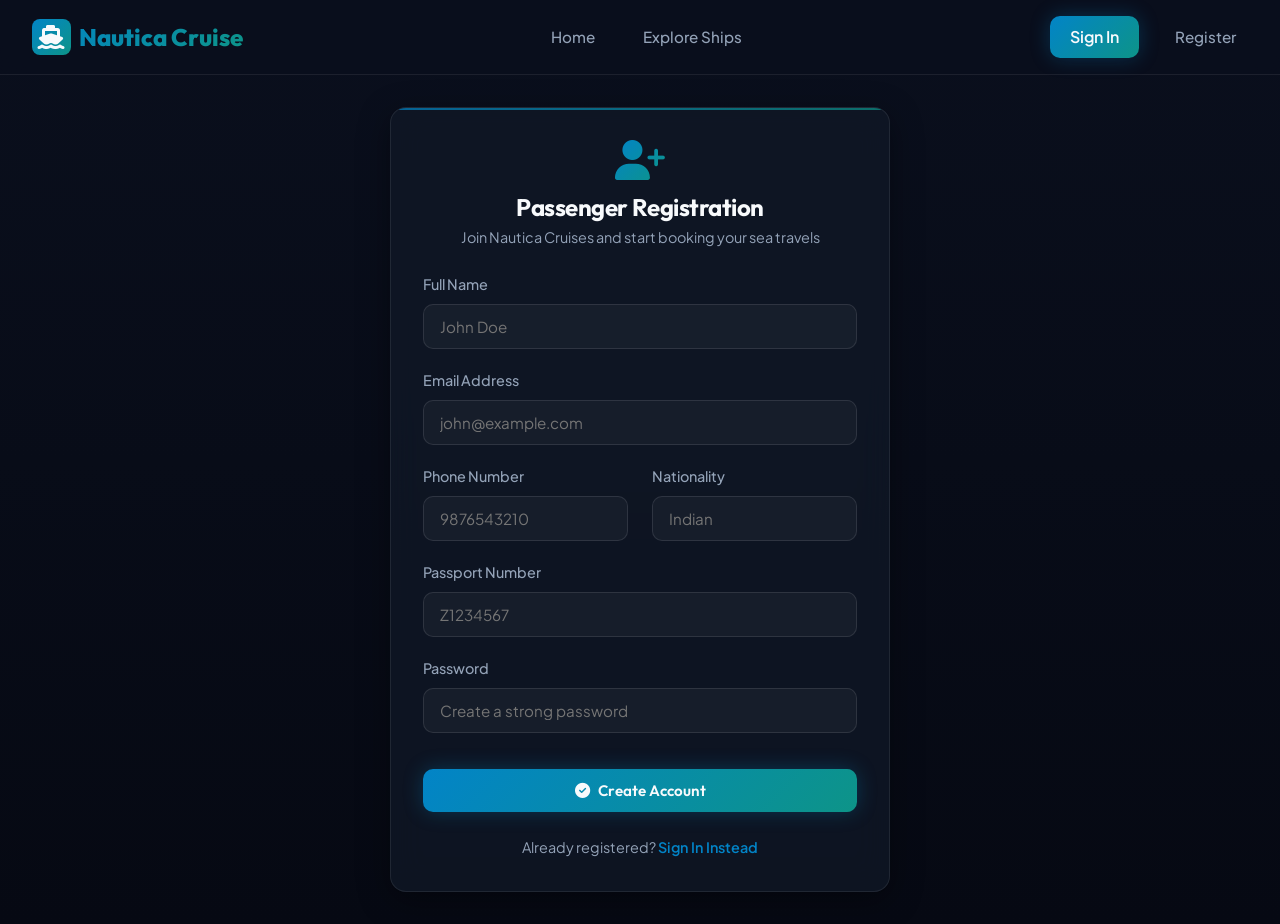
<file: Frontend/register.html>
<!DOCTYPE html>
<html lang="en">
<head>
    <meta charset="UTF-8">
    <meta name="viewport" content="width=device-width, initial-scale=1.0">
    <title>Passenger Registration - Nautica Cruises</title>
    <!-- Font Awesome for Icons -->
    <link rel="stylesheet" href="https://cdnjs.cloudflare.com/ajax/libs/font-awesome/6.4.0/css/all.min.css">
    <!-- Main Style Sheet -->
    <link rel="stylesheet" href="style.css">
</head>
<body style="display: flex; flex-direction: column; min-height: 100vh;">

    <!-- Dynamic Header Nav (Rendered via script.js) -->
    <header id="main-header"></header>

    <main style="flex: 1; display: flex; align-items: center; justify-content: center; padding: 2rem;">
        <div class="glass-card" style="width: 100%; max-width: 500px; margin: 0;">
            <div class="text-center" style="margin-bottom: 1.5rem;">
                <i class="fas fa-user-plus" style="font-size: 2.5rem; background: var(--gradient-ocean); -webkit-background-clip: text; -webkit-text-fill-color: transparent; margin-bottom: 0.5rem;"></i>
                <h2>Passenger Registration</h2>
                <p style="color: var(--text-secondary); font-size: 0.9rem;">Join Nautica Cruises and start booking your sea travels</p>
            </div>
            
            <form id="register-form">
                <div class="form-group">
                    <label class="form-label" for="reg-name">Full Name</label>
                    <input type="text" id="reg-name" class="form-control" placeholder="John Doe" required>
                </div>
                <div class="form-group">
                    <label class="form-label" for="reg-email">Email Address</label>
                    <input type="email" id="reg-email" class="form-control" placeholder="john@example.com" required>
                </div>
                <div class="grid-2">
                    <div class="form-group">
                        <label class="form-label" for="reg-phone">Phone Number</label>
                        <input type="tel" id="reg-phone" class="form-control" placeholder="9876543210" required>
                    </div>
                    <div class="form-group">
                        <label class="form-label" for="reg-nationality">Nationality</label>
                        <input type="text" id="reg-nationality" class="form-control" placeholder="Indian" required>
                    </div>
                </div>
                <div class="form-group">
                    <label class="form-label" for="reg-passport">Passport Number</label>
                    <input type="text" id="reg-passport" class="form-control" placeholder="Z1234567" required>
                </div>
                <div class="form-group">
                    <label class="form-label" for="reg-password">Password</label>
                    <input type="password" id="reg-password" class="form-control" placeholder="Create a strong password" required>
                </div>
                
                <button type="submit" class="btn btn-primary" style="width: 100%; margin-top: 1rem;"><i class="fas fa-check-circle"></i> Create Account</button>
            </form>
            
            <div class="text-center" style="margin-top: 1.5rem; font-size: 0.9rem; color: var(--text-secondary);">
                Already registered? <a href="login.html" style="color: var(--color-accent-blue); font-weight: 600;">Sign In Instead</a>
            </div>
        </div>
    </main>

    <!-- Script Imports -->
    <script src="script.js"></script>
    <script>
        document.getElementById("register-form").addEventListener("submit", async (e) => {
            e.preventDefault();
            
            const payload = {
                full_name: document.getElementById("reg-name").value,
                email: document.getElementById("reg-email").value.trim().toLowerCase(),
                phone: document.getElementById("reg-phone").value,
                nationality: document.getElementById("reg-nationality").value,
                passport_number: document.getElementById("reg-passport").value,
                password: document.getElementById("reg-password").value
            };
            
            try {
                // Verify email is unique before registering (since this matches typical validation flow)
                const existing = await apiCall("/passengers/");
                if (existing.some(p => p.email && p.email.toLowerCase() === payload.email)) {
                    showToast("Email address is already registered. Please login.", "danger");
                    return;
                }
                
                // Add the passenger via API
                const passenger = await apiCall("/passengers/add/", "POST", payload);
                
                // Auto-login registered user
                passenger.role = "passenger";
                setCurrentUser(passenger);
                
                showToast("Registration successful! Welcome on board.", "success");
                
                setTimeout(() => {
                    window.location.href = "passenger_dashboard.html";
                }, 1200);
                
            } catch (error) {
                console.error("Passenger registration failed:", error);
            }
        });
    </script>
</body>
</html>
</file>
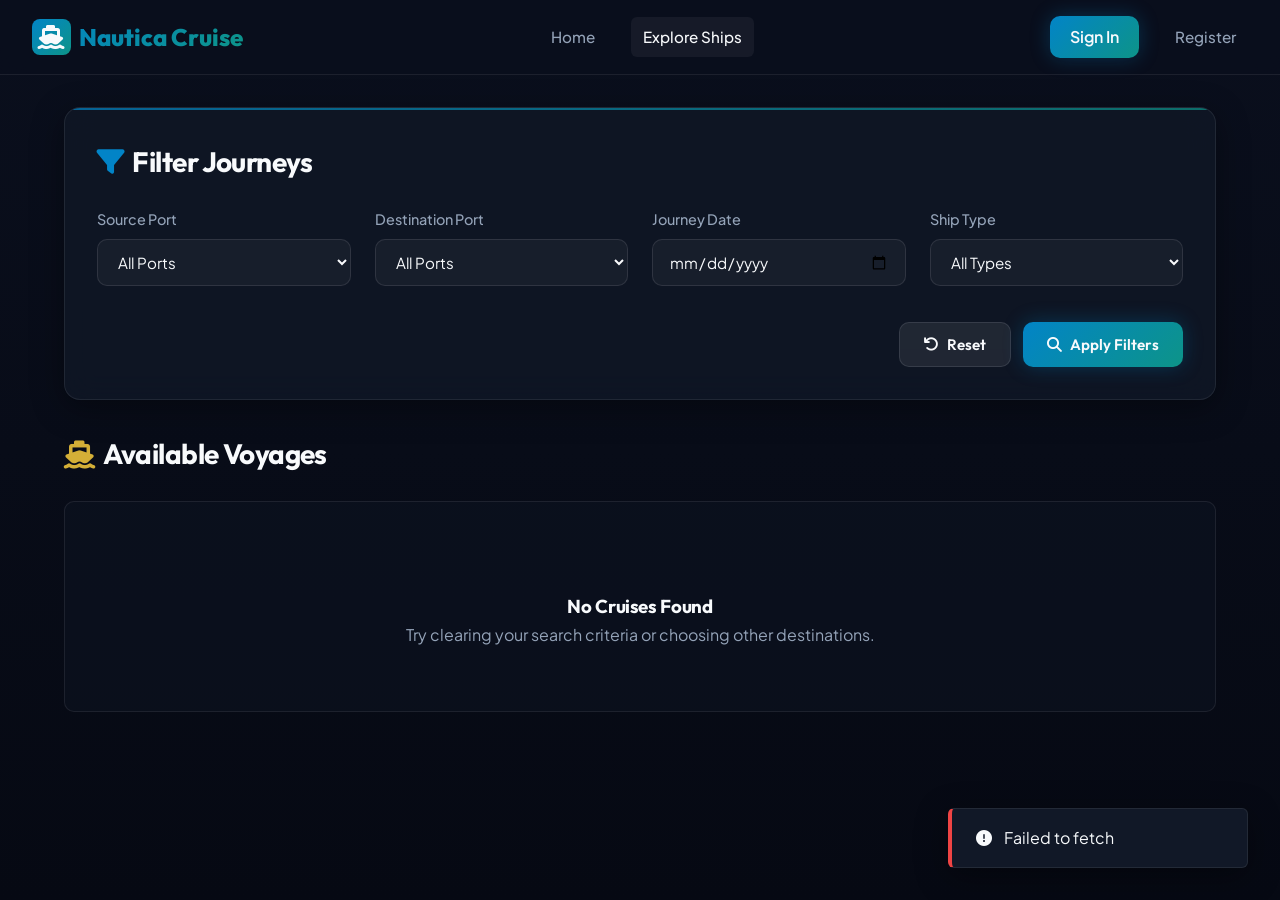
<file: Frontend/ships.html>
<!DOCTYPE html>
<html lang="en">
<head>
    <meta charset="UTF-8">
    <meta name="viewport" content="width=device-width, initial-scale=1.0">
    <title>Available Cruises & Voyages - Nautica Cruises</title>
    <!-- Font Awesome for Icons -->
    <link rel="stylesheet" href="https://cdnjs.cloudflare.com/ajax/libs/font-awesome/6.4.0/css/all.min.css">
    <!-- Main Style Sheet -->
    <link rel="stylesheet" href="style.css">
</head>
<body>

    <!-- Dynamic Header Nav (Rendered via script.js) -->
    <header id="main-header"></header>

    <main class="container">
        <!-- Search & Filter Card -->
        <section class="glass-card">
            <h2 class="section-title"><i class="fas fa-filter" style="color: var(--color-accent-blue);"></i> Filter Journeys</h2>
            <form id="filter-form">
                <div class="grid-4">
                    <div class="form-group">
                        <label class="form-label" for="filter-source">Source Port</label>
                        <select id="filter-source" class="form-control">
                            <option value="">All Ports</option>
                        </select>
                    </div>
                    <div class="form-group">
                        <label class="form-label" for="filter-dest">Destination Port</label>
                        <select id="filter-dest" class="form-control">
                            <option value="">All Ports</option>
                        </select>
                    </div>
                    <div class="form-group">
                        <label class="form-label" for="filter-date">Journey Date</label>
                        <input type="date" id="filter-date" class="form-control">
                    </div>
                    <div class="form-group">
                        <label class="form-label" for="filter-type">Ship Type</label>
                        <select id="filter-type" class="form-control">
                            <option value="">All Types</option>
                            <option value="Cruise Ship">Cruise Ship</option>
                            <option value="Ferry">Ferry</option>
                            <option value="Cargo Passenger Ship">Cargo Passenger Ship</option>
                            <option value="Luxury Yacht">Luxury Yacht</option>
                            <option value="River Cruise">River Cruise</option>
                        </select>
                    </div>
                </div>
                <div style="display: flex; justify-content: flex-end; gap: 0.75rem; margin-top: 1rem;">
                    <button type="button" onclick="clearFilters()" class="btn btn-secondary"><i class="fas fa-undo"></i> Reset</button>
                    <button type="submit" class="btn btn-primary"><i class="fas fa-search"></i> Apply Filters</button>
                </div>
            </form>
        </section>

        <!-- Listing Section -->
        <section>
            <h2 class="section-title"><i class="fas fa-ship" style="color: var(--color-gold);"></i> Available Voyages</h2>
            <div id="listings-grid" class="grid-3">
                <!-- Dynamically populated -->
                <div class="card text-center" style="grid-column: 1 / -1; padding: 3rem;">
                    <i class="fas fa-spinner fa-spin" style="font-size: 2.5rem; color: var(--color-accent-blue); margin-bottom: 1rem;"></i>
                    <p>Loading available voyages...</p>
                </div>
            </div>
        </section>
    </main>

    <!-- Script Imports -->
    <script src="script.js"></script>
    <script>
        let allShips = [];
        let allSchedules = [];

        document.addEventListener("DOMContentLoaded", async () => {
            await loadData();
            populateFilterOptions();
            applyInitialSessionFilters();
            renderListings();
        });

        async function loadData() {
            try {
                // Fetch schedules and ships from Django endpoints
                allSchedules = await apiCall("/schedules/");
                allShips = await apiCall("/ships/");
            } catch (error) {
                console.error("Failed to load listings data:", error);
                document.getElementById("listings-grid").innerHTML = `
                    <div class="card text-center" style="grid-column: 1 / -1; padding: 3rem;">
                        <i class="fas fa-exclamation-triangle text-danger" style="font-size: 2.5rem; margin-bottom: 1rem;"></i>
                        <p>Error connecting to backend database. Please ensure your servers are running.</p>
                    </div>
                `;
            }
        }

        function populateFilterOptions() {
            const sourceSelect = document.getElementById("filter-source");
            const destSelect = document.getElementById("filter-dest");
            
            const sources = [...new Set(allSchedules.map(s => s.source_port))];
            const destinations = [...new Set(allSchedules.map(s => s.destination_port))];
            
            sources.forEach(port => {
                const opt = document.createElement("option");
                opt.value = port;
                opt.textContent = port;
                sourceSelect.appendChild(opt);
            });
            
            destinations.forEach(port => {
                const opt = document.createElement("option");
                opt.value = port;
                opt.textContent = port;
                destSelect.appendChild(opt);
            });

            // Set min date to today
            const today = new Date().toISOString().split("T")[0];
            document.getElementById("filter-date").min = today;
        }

        function applyInitialSessionFilters() {
            // Load if redirected with filter parameters from Homepage
            const sSource = sessionStorage.getItem("search_source");
            const sDest = sessionStorage.getItem("search_dest");
            const sDate = sessionStorage.getItem("search_date");
            
            if (sSource) document.getElementById("filter-source").value = sSource;
            if (sDest) document.getElementById("filter-dest").value = sDest;
            if (sDate) document.getElementById("filter-date").value = sDate;
            
            // Clean up session filters to avoid persistent filter locks
            sessionStorage.removeItem("search_source");
            sessionStorage.removeItem("search_dest");
            sessionStorage.removeItem("search_date");
        }

        function clearFilters() {
            document.getElementById("filter-form").reset();
            renderListings();
        }

        document.getElementById("filter-form").addEventListener("submit", (e) => {
            e.preventDefault();
            renderListings();
        });

        function renderListings() {
            const container = document.getElementById("listings-grid");
            
            const sourceFilter = document.getElementById("filter-source").value;
            const destFilter = document.getElementById("filter-dest").value;
            const dateFilter = document.getElementById("filter-date").value;
            const typeFilter = document.getElementById("filter-type").value;
            
            // Filter schedules based on inputs
            let filteredSchedules = allSchedules;
            
            if (sourceFilter) {
                filteredSchedules = filteredSchedules.filter(s => s.source_port === sourceFilter);
            }
            if (destFilter) {
                filteredSchedules = filteredSchedules.filter(s => s.destination_port === destFilter);
            }
            if (dateFilter) {
                filteredSchedules = filteredSchedules.filter(s => s.departure_date === dateFilter);
            }
            
            // Filter based on ship type (requires join on ship_name)
            if (typeFilter) {
                filteredSchedules = filteredSchedules.filter(sch => {
                    const ship = allShips.find(s => s.ship_name === sch.ship_name);
                    return ship && ship.ship_type === typeFilter;
                });
            }
            
            if (filteredSchedules.length === 0) {
                container.innerHTML = `
                    <div class="card text-center" style="grid-column: 1 / -1; padding: 4rem;">
                        <i class="fas fa-ship-slash" style="font-size: 3rem; color: var(--text-muted); margin-bottom: 1rem;"></i>
                        <h3>No Cruises Found</h3>
                        <p style="color: var(--text-secondary);">Try clearing your search criteria or choosing other destinations.</p>
                    </div>
                `;
                return;
            }
            
            container.innerHTML = "";
            
            filteredSchedules.forEach(sch => {
                // Find matching ship details
                const ship = allShips.find(s => s.ship_name === sch.ship_name) || {
                    ship_type: "Cruise Ship",
                    capacity: 1000,
                    operator_name: "General Operator",
                    status: "Active"
                };
                
                const card = document.createElement("div");
                card.className = "card";
                
                // Ship layout image helper
                let imgUrl = "https://images.unsplash.com/photo-1548574505-5e239809ee19?q=80&w=400&auto=format&fit=crop";
                if (ship.ship_type === "Ferry") {
                    imgUrl = "https://images.unsplash.com/photo-1559136555-9303baea8ebd?q=80&w=400&auto=format&fit=crop";
                } else if (ship.ship_type === "Luxury Yacht") {
                    imgUrl = "https://images.unsplash.com/photo-1567899378494-47b22a2ae96a?q=80&w=400&auto=format&fit=crop";
                }
                
                card.innerHTML = `
                    <div class="card-img-placeholder">
                        <img src="${imgUrl}" alt="${sch.ship_name}">
                        <div class="card-tag">${ship.ship_type}</div>
                    </div>
                    
                    <div style="margin-bottom: 0.5rem;">
                        <span style="font-size: 0.8rem; text-transform: uppercase; color: var(--text-muted); font-weight: 700;">${ship.operator_name}</span>
                        <h3>${sch.ship_name}</h3>
                    </div>
                    
                    <div style="font-size: 0.9rem; margin-bottom: 1rem;">
                        <p style="display: flex; justify-content: space-between;">
                            <span><i class="fas fa-sign-out-alt text-success"></i> <strong>From:</strong> ${sch.source_port}</span>
                        </p>
                        <p style="display: flex; justify-content: space-between;">
                            <span><i class="fas fa-sign-in-alt text-danger"></i> <strong>To:</strong> ${sch.destination_port}</span>
                        </p>
                    </div>
                    
                    <div style="display: flex; justify-content: space-between; font-size: 0.85rem; color: var(--text-secondary); margin-bottom: 1rem; border-top: 1px solid var(--border-glass); border-bottom: 1px solid var(--border-glass); padding: 0.5rem 0;">
                        <span><i class="far fa-calendar-alt"></i> ${formatDate(sch.departure_date)}</span>
                        <span><i class="fas fa-users"></i> Cap: ${ship.capacity}</span>
                    </div>
                    
                    <div style="display: flex; justify-content: space-between; align-items: center;">
                        <div>
                            <span style="font-size: 0.75rem; color: var(--text-muted); display: block;">Starting Fare</span>
                            <span style="font-size: 1.25rem; font-weight: 800; color: var(--color-gold);">${formatCurrency(sch.fare)}</span>
                        </div>
                        <button onclick="viewDetails(${sch.schedule_id})" class="btn btn-primary">View Details</button>
                    </div>
                `;
                container.appendChild(card);
            });
        }

        function viewDetails(scheduleId) {
            sessionStorage.setItem("selected_schedule_id", scheduleId);
            window.location.href = "ship_details.html";
        }
    </script>
</body>
</html>
</file>
<file: Frontend/style.css>
@import url('https://fonts.googleapis.com/css2?family=Outfit:wght@300;400;500;600;700;800&family=Plus+Jakarta+Sans:wght@300;400;500;600;700&display=swap');

:root {
    --bg-primary: #0a0f1d;
    --bg-secondary: #111827;
    --bg-glass: rgba(17, 24, 39, 0.75);
    --border-glass: rgba(255, 255, 255, 0.08);
    
    --text-primary: #f8fafc;
    --text-secondary: #94a3b8;
    --text-muted: #64748b;
    
    --color-accent-blue: #0284c7;
    --color-accent-teal: #0d9488;
    --color-gold: #d4af37;
    --color-gold-hover: #f3cd5d;
    
    --color-success: #10b981;
    --color-danger: #ef4444;
    --color-warning: #f59e0b;
    
    --gradient-ocean: linear-gradient(135deg, #0284c7 0%, #0d9488 100%);
    --gradient-gold: linear-gradient(135deg, #b8860b 0%, #e2b032 50%, #ffd700 100%);
    --gradient-glass: linear-gradient(135deg, rgba(255, 255, 255, 0.05) 0%, rgba(255, 255, 255, 0.01) 100%);
    --gradient-dark: linear-gradient(180deg, #0a0f1d 0%, #060913 100%);
    
    --shadow-premium: 0 8px 32px 0 rgba(0, 0, 0, 0.37);
    --shadow-glow-blue: 0 0 20px rgba(2, 132, 199, 0.3);
    --shadow-glow-gold: 0 0 20px rgba(212, 175, 55, 0.3);
    
    --font-heading: 'Outfit', sans-serif;
    --font-body: 'Plus Jakarta Sans', sans-serif;
    
    --radius-lg: 16px;
    --radius-md: 10px;
    --radius-sm: 6px;
    
    --transition: all 0.3s cubic-bezier(0.4, 0, 0.2, 1);
}

* {
    margin: 0;
    padding: 0;
    box-sizing: border-box;
}

body {
    background: var(--bg-primary);
    background-image: var(--gradient-dark);
    color: var(--text-primary);
    font-family: var(--font-body);
    line-height: 1.6;
    overflow-x: hidden;
    min-height: 100vh;
}

h1, h2, h3, h4, h5, h6 {
    font-family: var(--font-heading);
    font-weight: 700;
    letter-spacing: -0.02em;
}

a {
    color: inherit;
    text-decoration: none;
}

/* Scrollbar Customization */
::-webkit-scrollbar {
    width: 8px;
}
::-webkit-scrollbar-track {
    background: var(--bg-primary);
}
::-webkit-scrollbar-thumb {
    background: #1e293b;
    border-radius: 4px;
}
::-webkit-scrollbar-thumb:hover {
    background: var(--color-accent-blue);
}

/* Header & Navigation */
header {
    background: rgba(10, 15, 29, 0.85);
    backdrop-filter: blur(12px);
    border-bottom: 1px solid var(--border-glass);
    position: sticky;
    top: 0;
    z-index: 100;
    padding: 1rem 2rem;
    display: flex;
    justify-content: space-between;
    align-items: center;
}

.logo {
    font-family: var(--font-heading);
    font-size: 1.5rem;
    font-weight: 800;
    display: flex;
    align-items: center;
    gap: 0.5rem;
    background: var(--gradient-ocean);
    -webkit-background-clip: text;
    -webkit-text-fill-color: transparent;
}

.logo i {
    background: var(--gradient-ocean);
    -webkit-background-clip: border-box;
    -webkit-text-fill-color: var(--text-primary);
    padding: 6px;
    border-radius: 8px;
}

nav {
    display: flex;
    align-items: center;
    gap: 1.5rem;
}

.nav-link {
    font-weight: 500;
    font-size: 0.95rem;
    color: var(--text-secondary);
    transition: var(--transition);
    padding: 0.5rem 0.75rem;
    border-radius: var(--radius-sm);
}

.nav-link:hover, .nav-link.active {
    color: var(--text-primary);
    background: rgba(255, 255, 255, 0.05);
}

.btn-nav-login {
    background: var(--gradient-ocean);
    color: var(--text-primary);
    padding: 0.5rem 1.25rem;
    border-radius: var(--radius-md);
    font-weight: 600;
    transition: var(--transition);
    box-shadow: var(--shadow-glow-blue);
}

.btn-nav-login:hover {
    transform: translateY(-2px);
    box-shadow: 0 0 25px rgba(2, 132, 199, 0.5);
}

.btn-nav-logout {
    background: rgba(239, 68, 68, 0.15);
    color: var(--color-danger);
    border: 1px solid rgba(239, 68, 68, 0.3);
    padding: 0.5rem 1.25rem;
    border-radius: var(--radius-md);
    font-weight: 600;
    transition: var(--transition);
}

.btn-nav-logout:hover {
    background: var(--color-danger);
    color: var(--text-primary);
}

.user-profile-nav {
    display: flex;
    align-items: center;
    gap: 0.75rem;
    font-weight: 500;
}

.user-avatar {
    width: 35px;
    height: 35px;
    border-radius: 50%;
    background: var(--gradient-ocean);
    display: flex;
    align-items: center;
    justify-content: center;
    font-weight: bold;
    font-family: var(--font-heading);
}

/* Glassmorphism Card Container */
.container {
    max-width: 1200px;
    margin: 2rem auto;
    padding: 0 1.5rem;
}

.glass-card {
    background: var(--bg-glass);
    border: 1px solid var(--border-glass);
    border-radius: var(--radius-lg);
    box-shadow: var(--shadow-premium);
    backdrop-filter: blur(16px);
    padding: 2rem;
    margin-bottom: 2rem;
    position: relative;
    overflow: hidden;
}

.glass-card::before {
    content: '';
    position: absolute;
    top: 0;
    left: 0;
    right: 0;
    height: 2px;
    background: var(--gradient-ocean);
    opacity: 0.7;
}

.glass-card.gold-border::before {
    background: var(--gradient-gold);
}

/* Form Styles */
.form-group {
    margin-bottom: 1.25rem;
}

.form-label {
    display: block;
    margin-bottom: 0.5rem;
    font-weight: 500;
    font-size: 0.9rem;
    color: var(--text-secondary);
}

.form-control {
    width: 100%;
    background: rgba(255, 255, 255, 0.04);
    border: 1px solid rgba(255, 255, 255, 0.1);
    border-radius: var(--radius-md);
    padding: 0.75rem 1rem;
    color: var(--text-primary);
    font-family: inherit;
    font-size: 0.95rem;
    transition: var(--transition);
}

.form-control:focus {
    outline: none;
    border-color: var(--color-accent-blue);
    background: rgba(255, 255, 255, 0.08);
    box-shadow: 0 0 10px rgba(2, 132, 199, 0.2);
}

select.form-control {
    cursor: pointer;
}

select.form-control option {
    background: var(--bg-secondary);
    color: var(--text-primary);
}

/* Buttons */
.btn {
    display: inline-flex;
    align-items: center;
    justify-content: center;
    gap: 0.5rem;
    padding: 0.75rem 1.5rem;
    border-radius: var(--radius-md);
    font-family: var(--font-heading);
    font-weight: 600;
    font-size: 0.95rem;
    cursor: pointer;
    transition: var(--transition);
    border: none;
    text-align: center;
}

.btn-primary {
    background: var(--gradient-ocean);
    color: var(--text-primary);
    box-shadow: var(--shadow-glow-blue);
}

.btn-primary:hover {
    transform: translateY(-2px);
    box-shadow: 0 0 25px rgba(2, 132, 199, 0.5);
}

.btn-secondary {
    background: rgba(255, 255, 255, 0.08);
    color: var(--text-primary);
    border: 1px solid rgba(255, 255, 255, 0.1);
}

.btn-secondary:hover {
    background: rgba(255, 255, 255, 0.15);
    border-color: rgba(255, 255, 255, 0.2);
}

.btn-danger {
    background: rgba(239, 68, 68, 0.2);
    color: #fca5a5;
    border: 1px solid rgba(239, 68, 68, 0.4);
}

.btn-danger:hover {
    background: var(--color-danger);
    color: var(--text-primary);
}

.btn-gold {
    background: var(--gradient-gold);
    color: #1e1b04;
    box-shadow: var(--shadow-glow-gold);
}

.btn-gold:hover {
    transform: translateY(-2px);
    box-shadow: 0 0 25px rgba(212, 175, 55, 0.5);
}

/* Grid System */
.grid-2 {
    display: grid;
    grid-template-columns: repeat(2, 1fr);
    gap: 1.5rem;
}

.grid-3 {
    display: grid;
    grid-template-columns: repeat(3, 1fr);
    gap: 1.5rem;
}

.grid-4 {
    display: grid;
    grid-template-columns: repeat(4, 1fr);
    gap: 1.5rem;
}

@media (max-width: 1024px) {
    .grid-4 {
        grid-template-columns: repeat(2, 1fr);
    }
}

@media (max-width: 768px) {
    .grid-2, .grid-3, .grid-4 {
        grid-template-columns: 1fr;
    }
    header {
        flex-direction: column;
        gap: 1rem;
        padding: 1rem;
    }
}

/* Hero Section */
.hero {
    position: relative;
    padding: 6rem 2rem;
    text-align: center;
    border-radius: var(--radius-lg);
    margin-bottom: 3rem;
    overflow: hidden;
    background: linear-gradient(rgba(10, 15, 29, 0.6), rgba(10, 15, 29, 0.95)), url('https://images.unsplash.com/photo-1548574505-5e239809ee19?q=80&w=1600&auto=format&fit=crop') no-repeat center center;
    background-size: cover;
    border: 1px solid var(--border-glass);
    box-shadow: var(--shadow-premium);
}

.hero h1 {
    font-size: 3.5rem;
    line-height: 1.1;
    margin-bottom: 1rem;
    background: linear-gradient(to right, #ffffff, #00f2fe, #e2b032);
    -webkit-background-clip: text;
    -webkit-text-fill-color: transparent;
}

.hero p {
    font-size: 1.2rem;
    color: var(--text-secondary);
    max-width: 600px;
    margin: 0 auto 2rem;
}

/* Card Lists & Items */
.card {
    background: rgba(17, 24, 39, 0.4);
    border: 1px solid var(--border-glass);
    border-radius: var(--radius-md);
    padding: 1.5rem;
    transition: var(--transition);
}

.card:hover {
    transform: translateY(-5px);
    border-color: rgba(2, 132, 199, 0.4);
    box-shadow: 0 10px 25px -5px rgba(0, 0, 0, 0.5), 0 0 15px rgba(2, 132, 199, 0.15);
}

.card-img-placeholder {
    height: 180px;
    background: linear-gradient(135deg, #1e293b 0%, #0f172a 100%);
    border-radius: var(--radius-sm);
    margin-bottom: 1rem;
    display: flex;
    align-items: center;
    justify-content: center;
    color: var(--text-muted);
    font-size: 3rem;
    position: relative;
    overflow: hidden;
}

.card-img-placeholder img {
    width: 100%;
    height: 100%;
    object-fit: cover;
    opacity: 0.6;
}

.card-tag {
    position: absolute;
    top: 10px;
    right: 10px;
    background: rgba(10, 15, 29, 0.85);
    padding: 0.25rem 0.75rem;
    border-radius: 20px;
    font-size: 0.75rem;
    font-weight: 700;
    color: var(--color-accent-blue);
    border: 1px solid rgba(2, 132, 199, 0.3);
}

.card-tag.gold {
    color: var(--color-gold);
    border-color: rgba(212, 175, 55, 0.3);
}

/* Table Style */
.table-responsive {
    overflow-x: auto;
}

table {
    width: 100%;
    border-collapse: collapse;
    margin-top: 1rem;
    text-align: left;
}

th, td {
    padding: 1rem;
    border-bottom: 1px solid var(--border-glass);
}

th {
    font-family: var(--font-heading);
    font-weight: 600;
    color: var(--text-secondary);
    font-size: 0.85rem;
    text-transform: uppercase;
    letter-spacing: 0.05em;
}

tbody tr {
    transition: var(--transition);
}

tbody tr:hover {
    background: rgba(255, 255, 255, 0.02);
}

/* Status Badges */
.badge {
    display: inline-flex;
    align-items: center;
    padding: 0.25rem 0.75rem;
    border-radius: 20px;
    font-size: 0.75rem;
    font-weight: 600;
}

.badge-success {
    background: rgba(16, 185, 129, 0.15);
    color: #a7f3d0;
    border: 1px solid rgba(16, 185, 129, 0.3);
}

.badge-danger {
    background: rgba(239, 68, 68, 0.15);
    color: #fca5a5;
    border: 1px solid rgba(239, 68, 68, 0.3);
}

.badge-warning {
    background: rgba(245, 158, 11, 0.15);
    color: #fde68a;
    border: 1px solid rgba(245, 158, 11, 0.3);
}

/* Dashboard Stat Cards */
.stats-grid {
    display: grid;
    grid-template-columns: repeat(4, 1fr);
    gap: 1.5rem;
    margin-bottom: 2rem;
}

.stat-card {
    background: var(--bg-glass);
    border: 1px solid var(--border-glass);
    border-radius: var(--radius-md);
    padding: 1.5rem;
    display: flex;
    align-items: center;
    gap: 1.25rem;
}

.stat-icon {
    width: 50px;
    height: 50px;
    border-radius: var(--radius-sm);
    display: flex;
    align-items: center;
    justify-content: center;
    font-size: 1.5rem;
}

.stat-icon.blue {
    background: rgba(2, 132, 199, 0.15);
    color: var(--color-accent-blue);
}

.stat-icon.teal {
    background: rgba(13, 148, 136, 0.15);
    color: var(--color-accent-teal);
}

.stat-icon.gold {
    background: rgba(212, 175, 55, 0.15);
    color: var(--color-gold);
}

.stat-icon.purple {
    background: rgba(139, 92, 246, 0.15);
    color: #a78bfa;
}

.stat-value {
    font-family: var(--font-heading);
    font-size: 1.75rem;
    font-weight: 700;
}

.stat-label {
    font-size: 0.85rem;
    color: var(--text-secondary);
}

/* Tab Menu */
.tab-menu {
    display: flex;
    gap: 1rem;
    border-bottom: 1px solid var(--border-glass);
    margin-bottom: 1.5rem;
    overflow-x: auto;
    padding-bottom: 0.25rem;
}

.tab-btn {
    background: none;
    border: none;
    color: var(--text-secondary);
    font-family: var(--font-heading);
    font-weight: 600;
    padding: 0.75rem 1.25rem;
    cursor: pointer;
    position: relative;
    white-space: nowrap;
    transition: var(--transition);
}

.tab-btn:hover {
    color: var(--text-primary);
}

.tab-btn.active {
    color: var(--color-accent-blue);
}

.tab-btn.active::after {
    content: '';
    position: absolute;
    bottom: -1px;
    left: 0;
    right: 0;
    height: 2px;
    background: var(--gradient-ocean);
}

.tab-content {
    display: none;
}

.tab-content.active {
    display: block;
}

/* Modals */
.modal-overlay {
    position: fixed;
    top: 0;
    left: 0;
    right: 0;
    bottom: 0;
    background: rgba(0, 0, 0, 0.85);
    backdrop-filter: blur(8px);
    display: flex;
    align-items: center;
    justify-content: center;
    z-index: 1000;
    opacity: 0;
    pointer-events: none;
    transition: opacity 0.3s ease;
    padding: 1.5rem;
}

.modal-overlay.active {
    opacity: 1;
    pointer-events: auto;
}

.modal-container {
    background: var(--bg-secondary);
    border: 1px solid var(--border-glass);
    border-radius: var(--radius-lg);
    box-shadow: 0 20px 50px rgba(0, 0, 0, 0.7);
    width: 100%;
    max-width: 600px;
    max-height: 90vh;
    overflow-y: auto;
    transform: scale(0.9);
    transition: transform 0.3s ease;
}

.modal-overlay.active .modal-container {
    transform: scale(1);
}

.modal-header {
    padding: 1.25rem 1.5rem;
    border-bottom: 1px solid var(--border-glass);
    display: flex;
    justify-content: space-between;
    align-items: center;
}

.modal-title {
    font-size: 1.25rem;
    font-weight: 700;
}

.modal-close {
    background: none;
    border: none;
    color: var(--text-secondary);
    font-size: 1.5rem;
    cursor: pointer;
    transition: var(--transition);
}

.modal-close:hover {
    color: var(--text-primary);
}

.modal-body {
    padding: 1.5rem;
}

.modal-footer {
    padding: 1rem 1.5rem;
    border-top: 1px solid var(--border-glass);
    display: flex;
    justify-content: flex-end;
    gap: 0.75rem;
}

/* Ship Detail Styles */
.ship-detail-header {
    display: flex;
    justify-content: space-between;
    align-items: flex-start;
    margin-bottom: 2rem;
}

.ship-gallery {
    display: grid;
    grid-template-columns: 2fr 1fr;
    gap: 1rem;
    margin-bottom: 2rem;
}

.gallery-main {
    height: 350px;
    border-radius: var(--radius-md);
    overflow: hidden;
    border: 1px solid var(--border-glass);
}

.gallery-main img {
    width: 100%;
    height: 100%;
    object-fit: cover;
}

.gallery-thumbs {
    display: flex;
    flex-direction: column;
    gap: 1rem;
}

.gallery-thumb {
    height: 110px;
    border-radius: var(--radius-sm);
    overflow: hidden;
    cursor: pointer;
    border: 1px solid var(--border-glass);
    transition: var(--transition);
}

.gallery-thumb img {
    width: 100%;
    height: 100%;
    object-fit: cover;
    opacity: 0.7;
}

.gallery-thumb:hover, .gallery-thumb.active {
    border-color: var(--color-accent-blue);
}

.gallery-thumb:hover img, .gallery-thumb.active img {
    opacity: 1;
}

@media (max-width: 768px) {
    .ship-gallery {
        grid-template-columns: 1fr;
    }
    .gallery-thumbs {
        flex-direction: row;
    }
    .gallery-thumb {
        flex: 1;
    }
}

.ship-info-box {
    display: flex;
    flex-wrap: wrap;
    gap: 2rem;
    margin-bottom: 2rem;
    padding: 1.5rem;
    background: rgba(255, 255, 255, 0.02);
    border-radius: var(--radius-md);
    border: 1px solid var(--border-glass);
}

.info-item {
    flex: 1;
    min-width: 200px;
}

.info-item-label {
    font-size: 0.8rem;
    color: var(--text-secondary);
    text-transform: uppercase;
    margin-bottom: 0.25rem;
}

.info-item-value {
    font-family: var(--font-heading);
    font-size: 1.2rem;
    font-weight: 600;
}

/* Cabin cards */
.cabin-grid {
    display: grid;
    grid-template-columns: repeat(auto-fill, minmax(220px, 1fr));
    gap: 1.25rem;
    margin-top: 1.5rem;
}

.cabin-card {
    border: 1px solid var(--border-glass);
    background: rgba(255, 255, 255, 0.02);
    border-radius: var(--radius-md);
    padding: 1.25rem;
    text-align: center;
    transition: var(--transition);
    cursor: pointer;
}

.cabin-card:hover, .cabin-card.selected {
    border-color: var(--color-gold);
    background: rgba(212, 175, 55, 0.05);
    box-shadow: 0 0 15px rgba(212, 175, 55, 0.1);
}

.cabin-card h4 {
    margin-bottom: 0.5rem;
}

.cabin-price {
    font-size: 1.25rem;
    font-weight: 700;
    color: var(--color-gold);
    margin-top: 0.5rem;
}

.cabin-card .badge {
    margin-bottom: 0.75rem;
}

/* General Layout helpers */
.section-title {
    margin-bottom: 1.5rem;
    display: flex;
    align-items: center;
    gap: 0.5rem;
    font-size: 1.75rem;
}

.text-center { text-align: center; }
.text-right { text-align: right; }

.text-success { color: var(--color-success); }
.text-danger { color: var(--color-danger); }
.text-warning { color: var(--color-warning); }

.mt-2 { margin-top: 2rem; }
.mb-2 { margin-bottom: 2rem; }

/* Booking summary card */
.summary-row {
    display: flex;
    justify-content: space-between;
    padding: 0.75rem 0;
    border-bottom: 1px dashed var(--border-glass);
}

.summary-row:last-child {
    border-bottom: none;
    font-size: 1.2rem;
    font-weight: 700;
    color: var(--text-primary);
}

/* Payment Icons */
.payment-methods {
    display: grid;
    grid-template-columns: repeat(auto-fill, minmax(130px, 1fr));
    gap: 1rem;
    margin-bottom: 1.5rem;
}

.payment-method-card {
    border: 1px solid var(--border-glass);
    background: rgba(255, 255, 255, 0.02);
    border-radius: var(--radius-md);
    padding: 1.25rem;
    text-align: center;
    cursor: pointer;
    transition: var(--transition);
}

.payment-method-card:hover, .payment-method-card.selected {
    border-color: var(--color-accent-blue);
    background: rgba(2, 132, 199, 0.05);
}

.payment-method-card i {
    font-size: 2rem;
    margin-bottom: 0.5rem;
    display: block;
    color: var(--text-secondary);
}

.payment-method-card:hover i, .payment-method-card.selected i {
    color: var(--color-accent-blue);
}

/* Notifications / Toast */
.toast-container {
    position: fixed;
    bottom: 2rem;
    right: 2rem;
    z-index: 10000;
    display: flex;
    flex-direction: column;
    gap: 0.75rem;
}

.toast {
    background: var(--bg-secondary);
    border: 1px solid var(--border-glass);
    border-left: 4px solid var(--color-accent-blue);
    color: var(--text-primary);
    padding: 1rem 1.5rem;
    border-radius: var(--radius-sm);
    box-shadow: var(--shadow-premium);
    display: flex;
    align-items: center;
    gap: 0.75rem;
    min-width: 300px;
    transform: translateX(120%);
    transition: transform 0.3s cubic-bezier(0.68, -0.55, 0.27, 1.55);
}

.toast.show {
    transform: translateX(0);
}

.toast.success { border-left-color: var(--color-success); }
.toast.danger { border-left-color: var(--color-danger); }
.toast.warning { border-left-color: var(--color-warning); }

/* Offers Section */
.offer-banner {
    background: linear-gradient(135deg, rgba(212, 175, 55, 0.1) 0%, rgba(2, 132, 199, 0.1) 100%);
    border: 1px dashed var(--color-gold);
    border-radius: var(--radius-md);
    padding: 1.5rem;
    display: flex;
    justify-content: space-between;
    align-items: center;
    margin-bottom: 1rem;
}

@media (max-width: 768px) {
    .offer-banner {
        flex-direction: column;
        gap: 1rem;
        text-align: center;
    }
}
</file>
